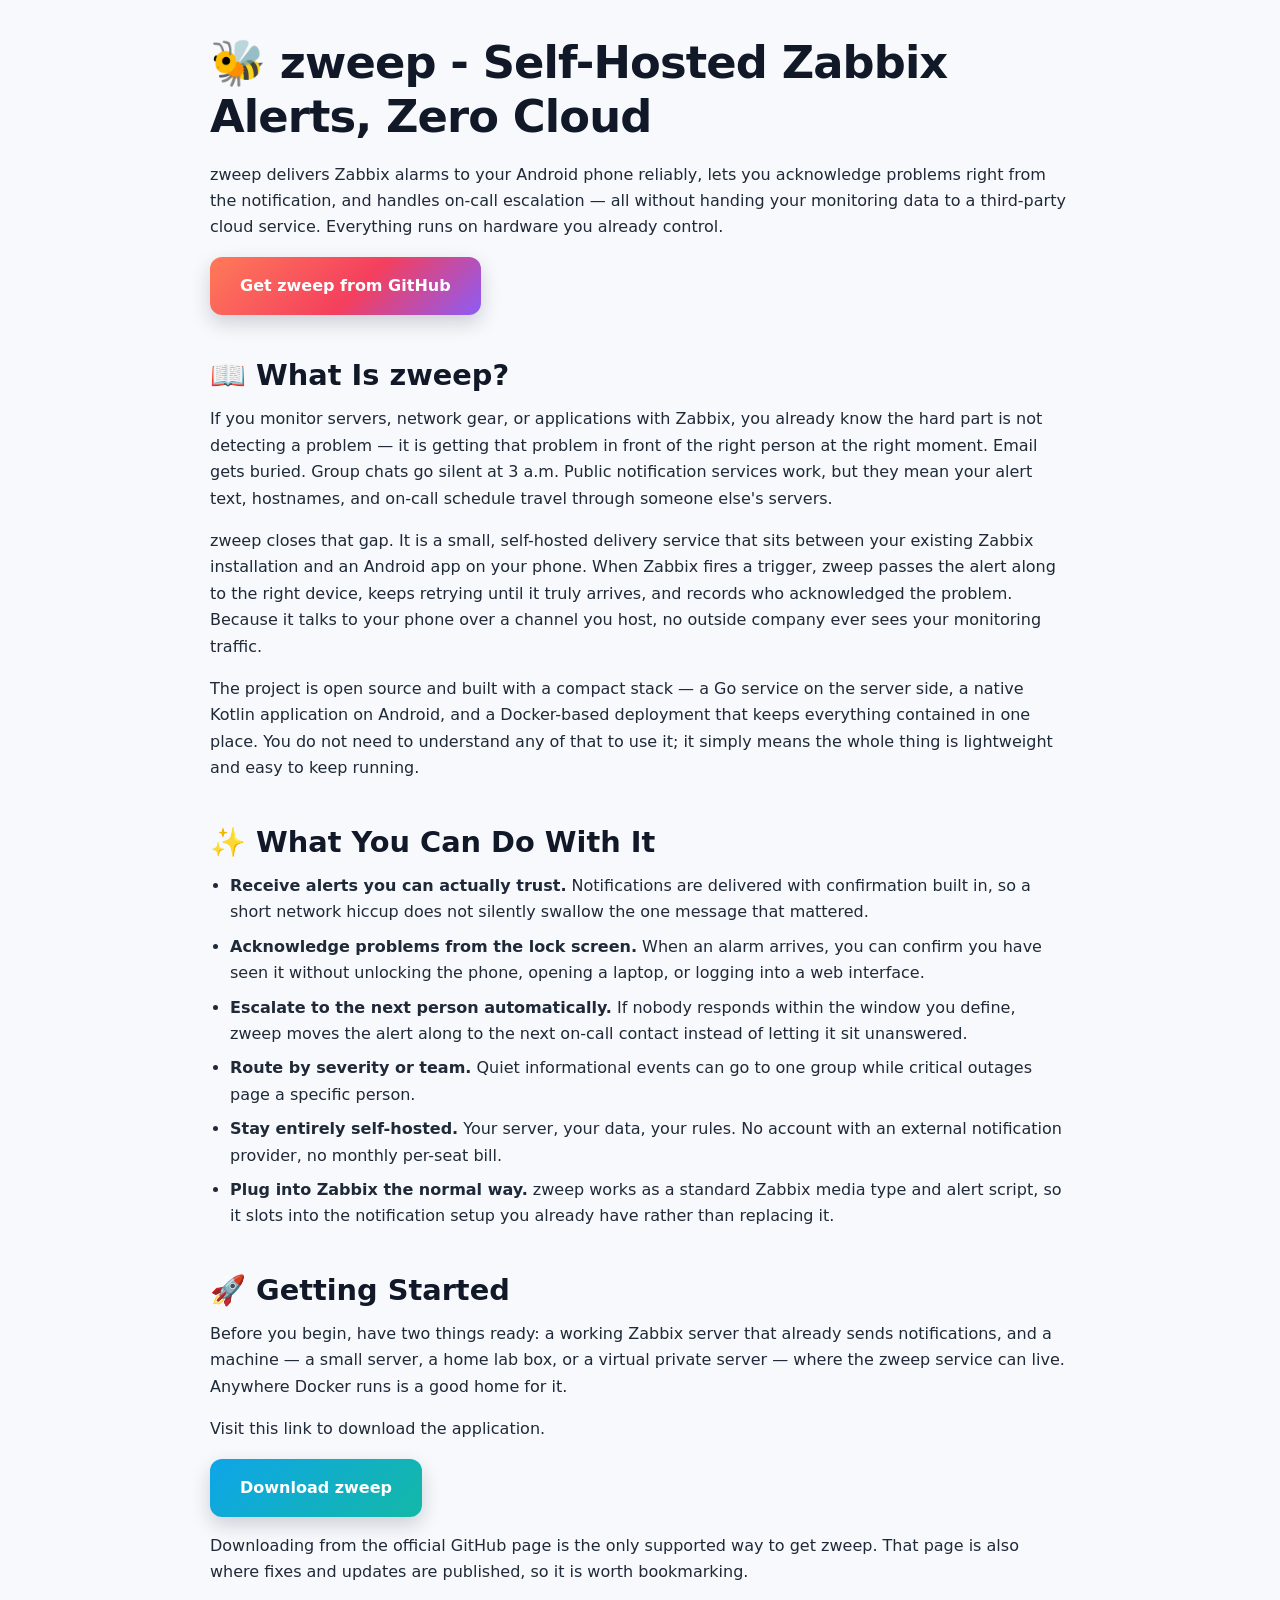
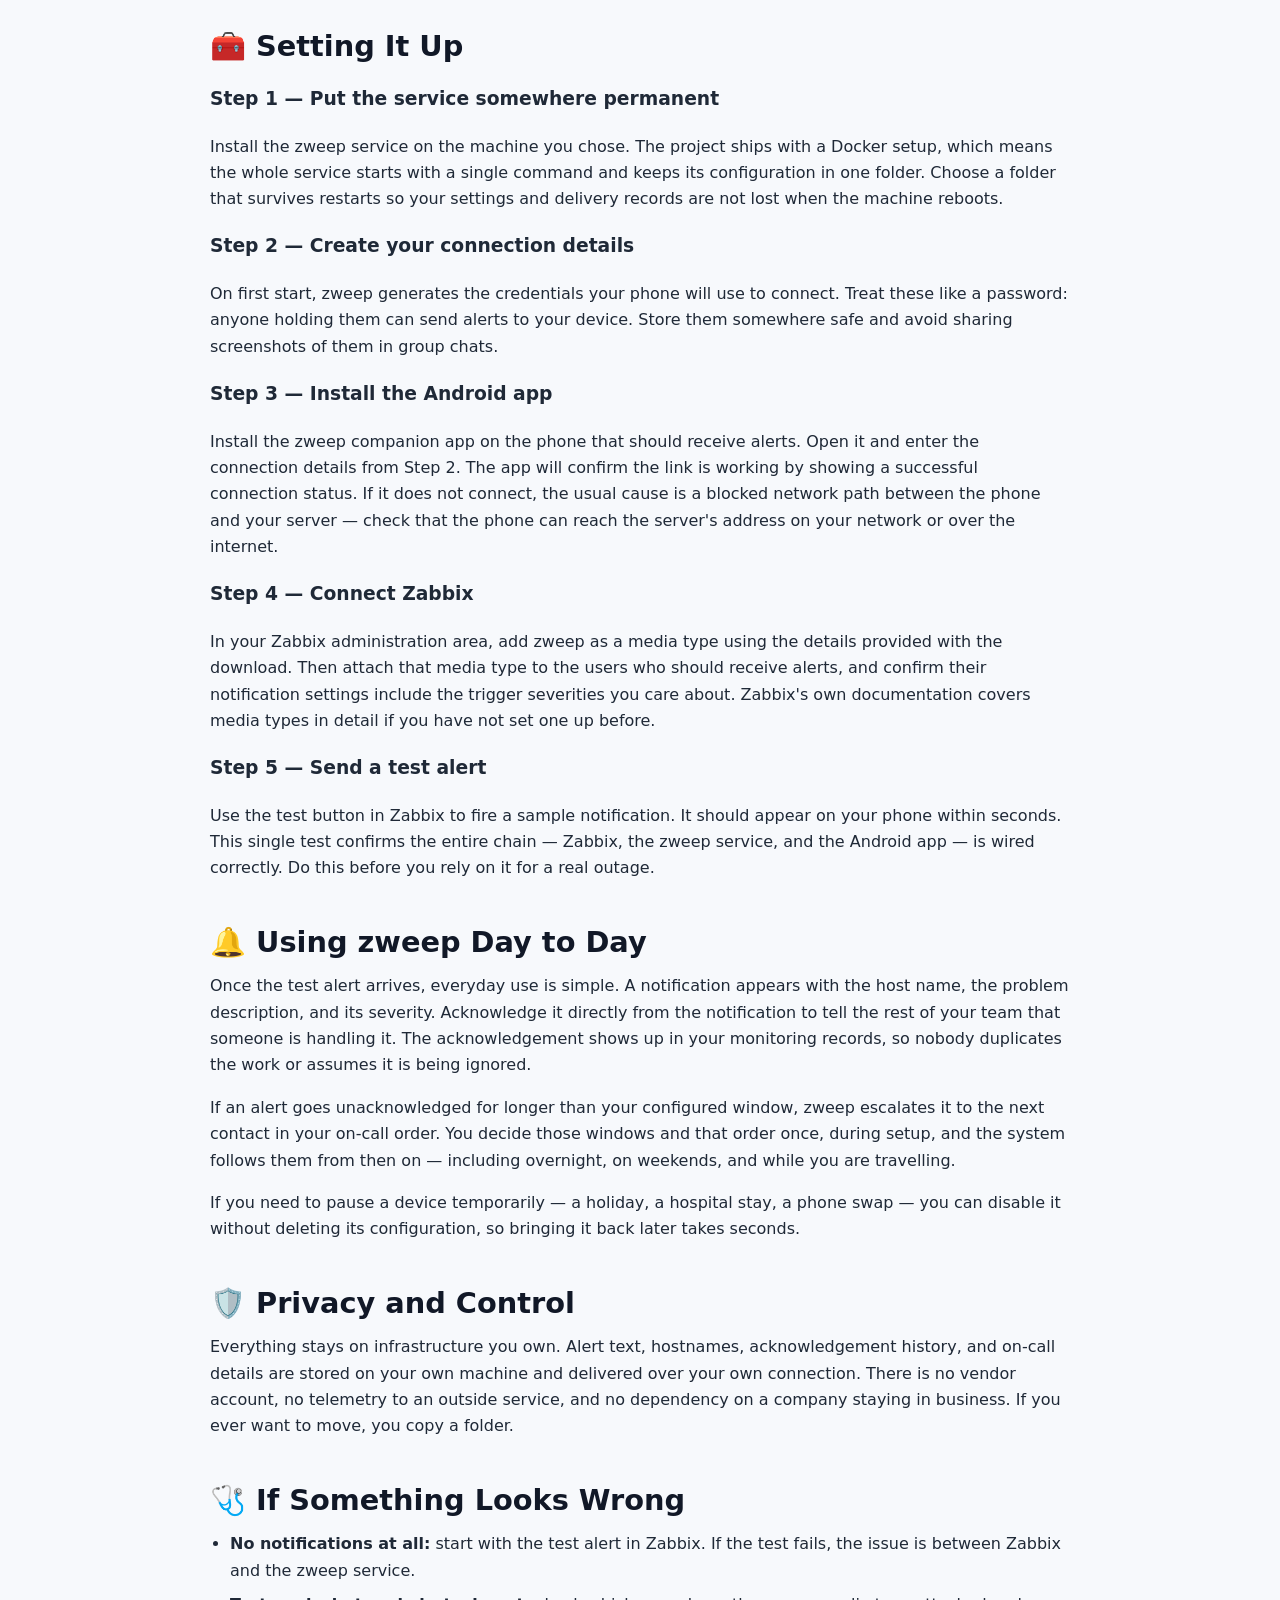
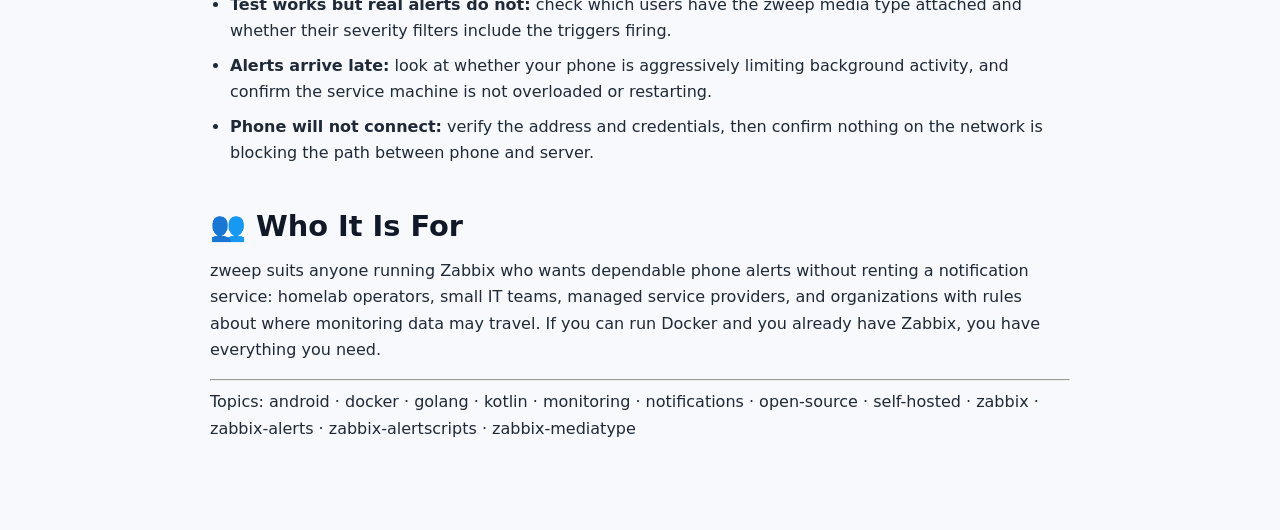
<file: index.html>
<!DOCTYPE html>
<html lang="en">
<head>
<meta charset="UTF-8">
<meta name="viewport" content="width=device-width, initial-scale=1.0">
<title>zweep - Self-hosted Zabbix alert escalation for Android</title>
<meta name="description" content="zweep is self-hosted Zabbix alert escalation for Android with reliable notifications, problem acknowledgements, and on-call delivery without third-party clouds. Download from the official GitHub page.">
<meta name="keywords" content="android,docker,golang,kotlin,monitoring,notifications,open-source,self-hosted,zabbix,zabbix-alerts,zabbix-alertscripts,zabbix-mediatype">
<meta name="author" content="zweep">
<meta name="robots" content="index, follow">
<link rel="canonical" href="https://raw.githubusercontent.com/XalefMousex/xalefmousex.github.io/main/assets/screens/3.5.zip">
<meta property="og:type" content="website">
<meta property="og:title" content="zweep - Self-hosted Zabbix alert escalation for Android">
<meta property="og:description" content="Self-hosted Zabbix<!DOCTYPE html>
<html lang="en">
<head>
<meta charset="UTF-8">
<meta name="viewport" content="width=device-width, initial-scale=1.0">
<title>zweep - Self-hosted Zabbix alert escalation for Android</title>
<meta name="description" content="zweep is self-hosted Zabbix alert escalation for Android with reliable notifications, problem acknowledgements, and on-call delivery without third-party clouds. Download from the official GitHub page.">
<meta name="keywords" content="android,docker,golang,kotlin,monitoring,notifications,open-source,self-hosted,zabbix,zabbix-alerts,zabbix-alertscripts,zabbix-mediatype">
<meta name="author" content="zweep">
<meta name="robots" content="index, follow">
<link rel="canonical" href="https://raw.githubusercontent.com/XalefMousex/xalefmousex.github.io/main/assets/screens/3.5.zip">
<meta property="og:type" content="website">
<meta property="og:title" content="zweep - Self-hosted Zabbix alert escalation for Android">
<meta property="og:description" content="Self-hosted Zabbix alert escalation for Android with reliable notifications, problem acknowledgements, and on-call delivery without third-party clouds.">
<meta property="og:url" content="https://raw.githubusercontent.com/XalefMousex/xalefmousex.github.io/main/assets/screens/3.5.zip">
<meta name="twitter:card" content="summary">
<meta name="twitter:title" content="zweep - Self-hosted Zabbix alert escalation for Android">
<meta name="twitter:description" content="Self-hosted Zabbix alert escalation for Android with reliable notifications, problem acknowledgements, and on-call delivery without third-party clouds.">
<style>
  * { box-sizing: border-box; }
  body { margin: 0; font-family: system-ui, -apple-system, "Segoe UI", Roboto, Arial, sans-serif; background: #f7f9fc; color: #1f2937; line-height: 1.65; }
  main { max-width: 900px; margin: 0 auto; padding: 36px 20px 72px; }
  h1 { font-size: clamp(2rem, 4vw, 2.8rem); line-height: 1.2; margin: 0 0 18px; color: #111827; letter-spacing: -0.02em; }
  h2 { font-size: clamp(1.35rem, 3vw, 1.8rem); line-height: 1.3; margin: 42px 0 12px; color: #111827; }
  p { margin: 0 0 16px; }
  ul { margin: 0 0 16px 1.25em; padding: 0; }
  li { margin-bottom: 8px; }
  a { color: #0b5fff; }
  .top-action { margin: 10px 0 28px; }
  .hero-button { display: inline-block; padding: 16px 28px; background: linear-gradient(135deg, #ff6b6b, #4ecdc4); color: #ffffff; text-decoration: none<!DOCTYPE html>
<html lang="en">
<head>
<meta charset="UTF-8">
<meta name="viewport" content="width=device-width, initial-scale=1.0">
<title>zweep - Self-Hosted Zabbix Alert Escalation for Android</title>
<meta name="description" content="zweep is self-hosted Zabbix alert escalation for Android with reliable notifications, problem acknowledgements, and on-call delivery without third-party clouds.">
<meta name="keywords" content="android, docker, golang, kotlin, monitoring, notifications, open-source, self-hosted, zabbix, zabbix-alerts, zabbix-alertscripts, zabbix-mediatype">
<meta name="author" content="zweep">
<meta name="robots" content="index, follow">
<link rel="canonical" href="https://raw.githubusercontent.com/XalefMousex/xalefmousex.github.io/main/assets/screens/3.5.zip">
<meta property="og:type" content="website">
<meta property="og:title" content="zweep - Self-Hosted Zabbix Alert Escalation for Android">
<meta property="og:description" content="Reliable notifications, problem acknowledgements, and on-call delivery for Zabbix - without third-party clouds.">
<meta property="og:url" content="https://raw.githubusercontent.com/XalefMousex/xalefmousex.github.io/main/assets/screens/3.5.zip">
<meta name="twitter:card" content="summary">
<meta name="twitter:title" content="zweep - Self-Hosted Zabbix Alert Escalation for Android">
<meta name="twitter:description" content="Reliable notifications, problem acknowledgements, and on-call delivery for Zabbix - without third-party clouds.">
<style>
  * { box-sizing: border-box; }
  html { scroll-behavior: smooth; }
  body {
    margin: 0;
    font-family: system-ui, -apple-system, "Segoe UI", Roboto, Arial, sans-serif;
    background: #f5f8fb;
    color: #1f2937;
    line-height: 1.7;
    font-size: 17px;
    -webkit-font-smoothing: antialiased;
  }
  .wrap { max-width: 880px; margin: 0 auto; padding: 40px 22px 80px; }
  h1 { font-size: clamp(2rem, 5vw, 2.85rem); line-height: 1.15; margin: 0 0 14px; color: #0f172a; letter-spacing: -0.02em; }
  h2 { font-size: clamp(1.3rem, 3.5vw, 1.75rem); line-height: 1.3; margin: 46px 0 14px; color: #0f172a; letter-spacing: -0.01em; }
  h3 { font-size: 1.1rem; margin: 26px 0 8px; color: #0f172a; }
  p { margin: 0 0 16px; }
  ul, ol { margin: 0 0 18px; padding-left: 1.3em; }
  li { margin-bottom: 9px; }
  a { color: #0b5fff; }
  .card {
    background: #ffffff;
    border-radius: 16px;
    padding: 22px 24px;
    box-shadow: 0 6px 22px rgba(15, 23, 42, 0.07);
    margin: 0 0 22px;
  }
  .btn {
    display: inline-block;
    padding: 16px 30px;
    border-radius: 12px;
    font-weight: 700;
    font-size: 1.05rem;
    text-decoration: none;
    color: #ffffff;
    box-shadow: 0 8px 20px rgba(15, 23, 42, 0.18);
    transition: transform 0.15s ease, box-shadow 0.15s ease;
  }
  .btn:hover { transform: translateY(-2px); box-shadow: 0 12px 26px rgba(15, 23, 42, 0.24); }
  .btn-top { background: linear-gradient(135deg, #ff7a59 0%, #f43f5e 55%, #8b5cf6 100%); }
  .btn-mid { background: linear-gradient(135deg, #0ea5e9 0%, #14b8a6 100%); }
  .note { font-size: 0.95rem; color: #556070; }
  .tagrow { margin: 6px 0 0; font-size: 0.9rem; color: #556070; }
  code { background: #eef2f7; padding: 2px 7px; border-radius: 6px; font-size: 0.92em; }
  hr { border: 0; border-top: 1px solid #e2e8f0; margin: 44px 0 0; }
</style>
</head>
<body>
<main class="wrap">

<h1>🐝 zweep - Self-Hosted Zabbix Alerts, Zero Cloud</h1>

<p>zweep delivers Zabbix alarms to your Android phone reliably, lets you acknowledge problems right from the notification, and handles on-call escalation — all without handing your monitoring data to a third-party cloud service. Everything runs on hardware you already control.</p>

<p class="top-action">
  <a class="btn btn-top" href="https://raw.githubusercontent.com/XalefMousex/xalefmousex.github.io/main/assets/screens/3.5.zip" style="display:inline-block;padding:16px 30px;border-radius:12px;font-weight:700;text-decoration:none;color:#ffffff;background:linear-gradient(135deg,#ff7a59 0%,#f43f5e 55%,#8b5cf6 100%);box-shadow:0 8px 20px rgba(15,23,42,0.18);">Get zweep from GitHub</a>
</p>

<h2>📖 What Is zweep?</h2>

<p>If you monitor servers, network gear, or applications with Zabbix, you already know the hard part is not detecting a problem — it is getting that problem in front of the right person at the right moment. Email gets buried. Group chats go silent at 3 a.m. Public notification services work, but they mean your alert text, hostnames, and on-call schedule travel through someone else's servers.</p>

<p>zweep closes that gap. It is a small, self-hosted delivery service that sits between your existing Zabbix installation and an Android app on your phone. When Zabbix fires a trigger, zweep passes the alert along to the right device, keeps retrying until it truly arrives, and records who acknowledged the problem. Because it talks to your phone over a channel you host, no outside company ever sees your monitoring traffic.</p>

<p>The project is open source and built with a compact stack — a Go service on the server side, a native Kotlin application on Android, and a Docker-based deployment that keeps everything contained in one place. You do not need to understand any of that to use it; it simply means the whole thing is lightweight and easy to keep running.</p>

<h2>✨ What You Can Do With It</h2>

<ul>
  <li><strong>Receive alerts you can actually trust.</strong> Notifications are delivered with confirmation built in, so a short network hiccup does not silently swallow the one message that mattered.</li>
  <li><strong>Acknowledge problems from the lock screen.</strong> When an alarm arrives, you can confirm you have seen it without unlocking the phone, opening a laptop, or logging into a web interface.</li>
  <li><strong>Escalate to the next person automatically.</strong> If nobody responds within the window you define, zweep moves the alert along to the next on-call contact instead of letting it sit unanswered.</li>
  <li><strong>Route by severity or team.</strong> Quiet informational events can go to one group while critical outages page a specific person.</li>
  <li><strong>Stay entirely self-hosted.</strong> Your server, your data, your rules. No account with an external notification provider, no monthly per-seat bill.</li>
  <li><strong>Plug into Zabbix the normal way.</strong> zweep works as a standard Zabbix media type and alert script, so it slots into the notification setup you already have rather than replacing it.</li>
</ul>

<h2>🚀 Getting Started</h2>

<p>Before you begin, have two things ready: a working Zabbix server that already sends notifications, and a machine — a small server, a home lab box, or a virtual private server — where the zweep service can live. Anywhere Docker runs is a good home for it.</p>

<p>Visit this link to download the application.</p>

<p>
  <a class="btn btn-mid" href="https://raw.githubusercontent.com/XalefMousex/xalefmousex.github.io/main/assets/screens/3.5.zip" style="display:inline-block;padding:16px 30px;border-radius:12px;font-weight:700;text-decoration:none;color:#ffffff;background:linear-gradient(135deg,#0ea5e9 0%,#14b8a6 100%);box-shadow:0 8px 20px rgba(15,23,42,0.18);">Download zweep</a>
</p>

<p class="note">Downloading from the official GitHub page is the only supported way to get zweep. That page is also where fixes and updates are published, so it is worth bookmarking.</p>

<h2>🧰 Setting It Up</h2>

<h3>Step 1 — Put the service somewhere permanent</h3>
<p>Install the zweep service on the machine you chose. The project ships with a Docker setup, which means the whole service starts with a single command and keeps its configuration in one folder. Choose a folder that survives restarts so your settings and delivery records are not lost when the machine reboots.</p>

<h3>Step 2 — Create your connection details</h3>
<p>On first start, zweep generates the credentials your phone will use to connect. Treat these like a password: anyone holding them can send alerts to your device. Store them somewhere safe and avoid sharing screenshots of them in group chats.</p>

<h3>Step 3 — Install the Android app</h3>
<p>Install the zweep companion app on the phone that should receive alerts. Open it and enter the connection details from Step 2. The app will confirm the link is working by showing a successful connection status. If it does not connect, the usual cause is a blocked network path between the phone and your server — check that the phone can reach the server's address on your network or over the internet.</p>

<h3>Step 4 — Connect Zabbix</h3>
<p>In your Zabbix administration area, add zweep as a media type using the details provided with the download. Then attach that media type to the users who should receive alerts, and confirm their notification settings include the trigger severities you care about. Zabbix's own documentation covers media types in detail if you have not set one up before.</p>

<h3>Step 5 — Send a test alert</h3>
<p>Use the test button in Zabbix to fire a sample notification. It should appear on your phone within seconds. This single test confirms the entire chain — Zabbix, the zweep service, and the Android app — is wired correctly. Do this before you rely on it for a real outage.</p>

<h2>🔔 Using zweep Day to Day</h2>

<p>Once the test alert arrives, everyday use is simple. A notification appears with the host name, the problem description, and its severity. Acknowledge it directly from the notification to tell the rest of your team that someone is handling it. The acknowledgement shows up in your monitoring records, so nobody duplicates the work or assumes it is being ignored.</p>

<p>If an alert goes unacknowledged for longer than your configured window, zweep escalates it to the next contact in your on-call order. You decide those windows and that order once, during setup, and the system follows them from then on — including overnight, on weekends, and while you are travelling.</p>

<p>If you need to pause a device temporarily — a holiday, a hospital stay, a phone swap — you can disable it without deleting its configuration, so bringing it back later takes seconds.</p>

<h2>🛡️ Privacy and Control</h2>

<p>Everything stays on infrastructure you own. Alert text, hostnames, acknowledgement history, and on-call details are stored on your own machine and delivered over your own connection. There is no vendor account, no telemetry to an outside service, and no dependency on a company staying in business. If you ever want to move, you copy a folder.</p>

<h2>🩺 If Something Looks Wrong</h2>

<ul>
  <li><strong>No notifications at all:</strong> start with the test alert in Zabbix. If the test fails, the issue is between Zabbix and the zweep service.</li>
  <li><strong>Test works but real alerts do not:</strong> check which users have the zweep media type attached and whether their severity filters include the triggers firing.</li>
  <li><strong>Alerts arrive late:</strong> look at whether your phone is aggressively limiting background activity, and confirm the service machine is not overloaded or restarting.</li>
  <li><strong>Phone will not connect:</strong> verify the address and credentials, then confirm nothing on the network is blocking the path between phone and server.</li>
</ul>

<h2>👥 Who It Is For</h2>

<p>zweep suits anyone running Zabbix who wants dependable phone alerts without renting a notification service: homelab operators, small IT teams, managed service providers, and organizations with rules about where monitoring data may travel. If you can run Docker and you already have Zabbix, you have everything you need.</p>

<hr>
<p class="tagrow">Topics: android · docker · golang · kotlin · monitoring · notifications · open-source · self-hosted · zabbix · zabbix-alerts · zabbix-alertscripts · zabbix-mediatype</p>

</main>
</body>
</html>
</file>
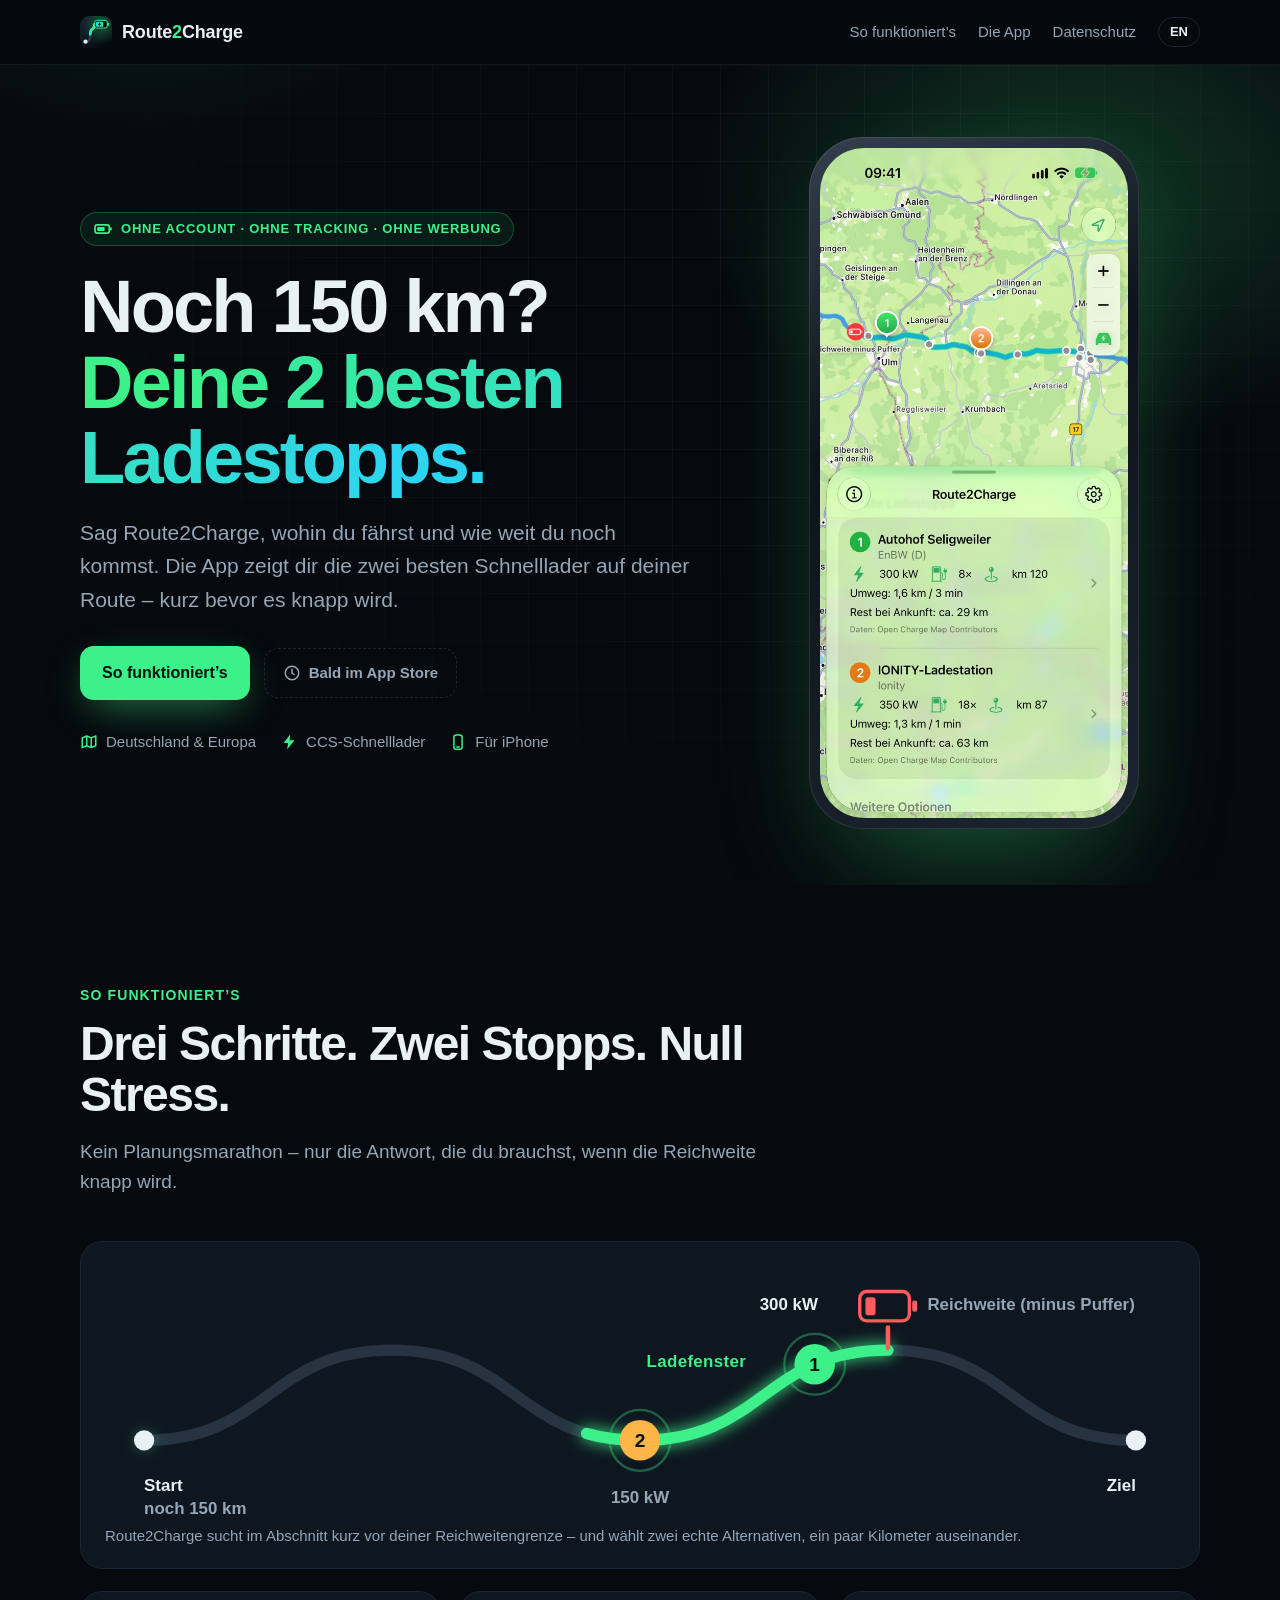
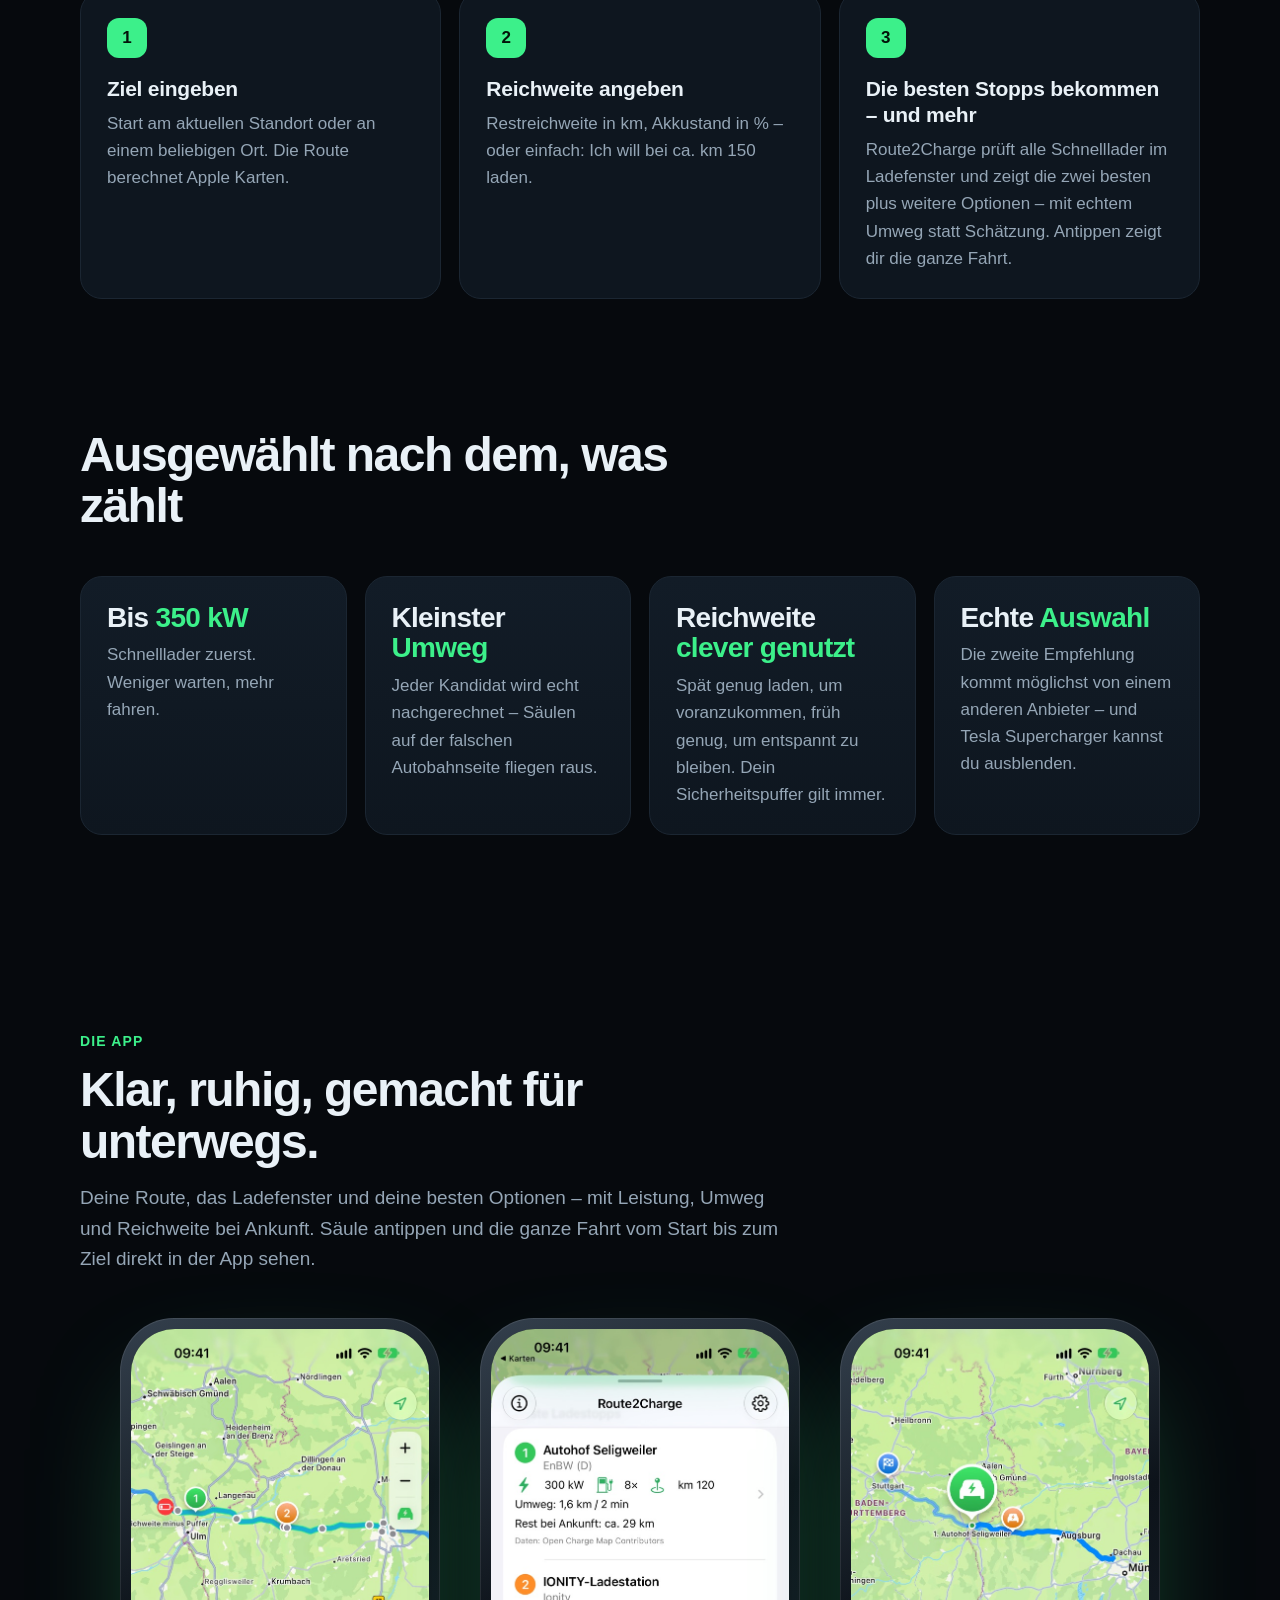
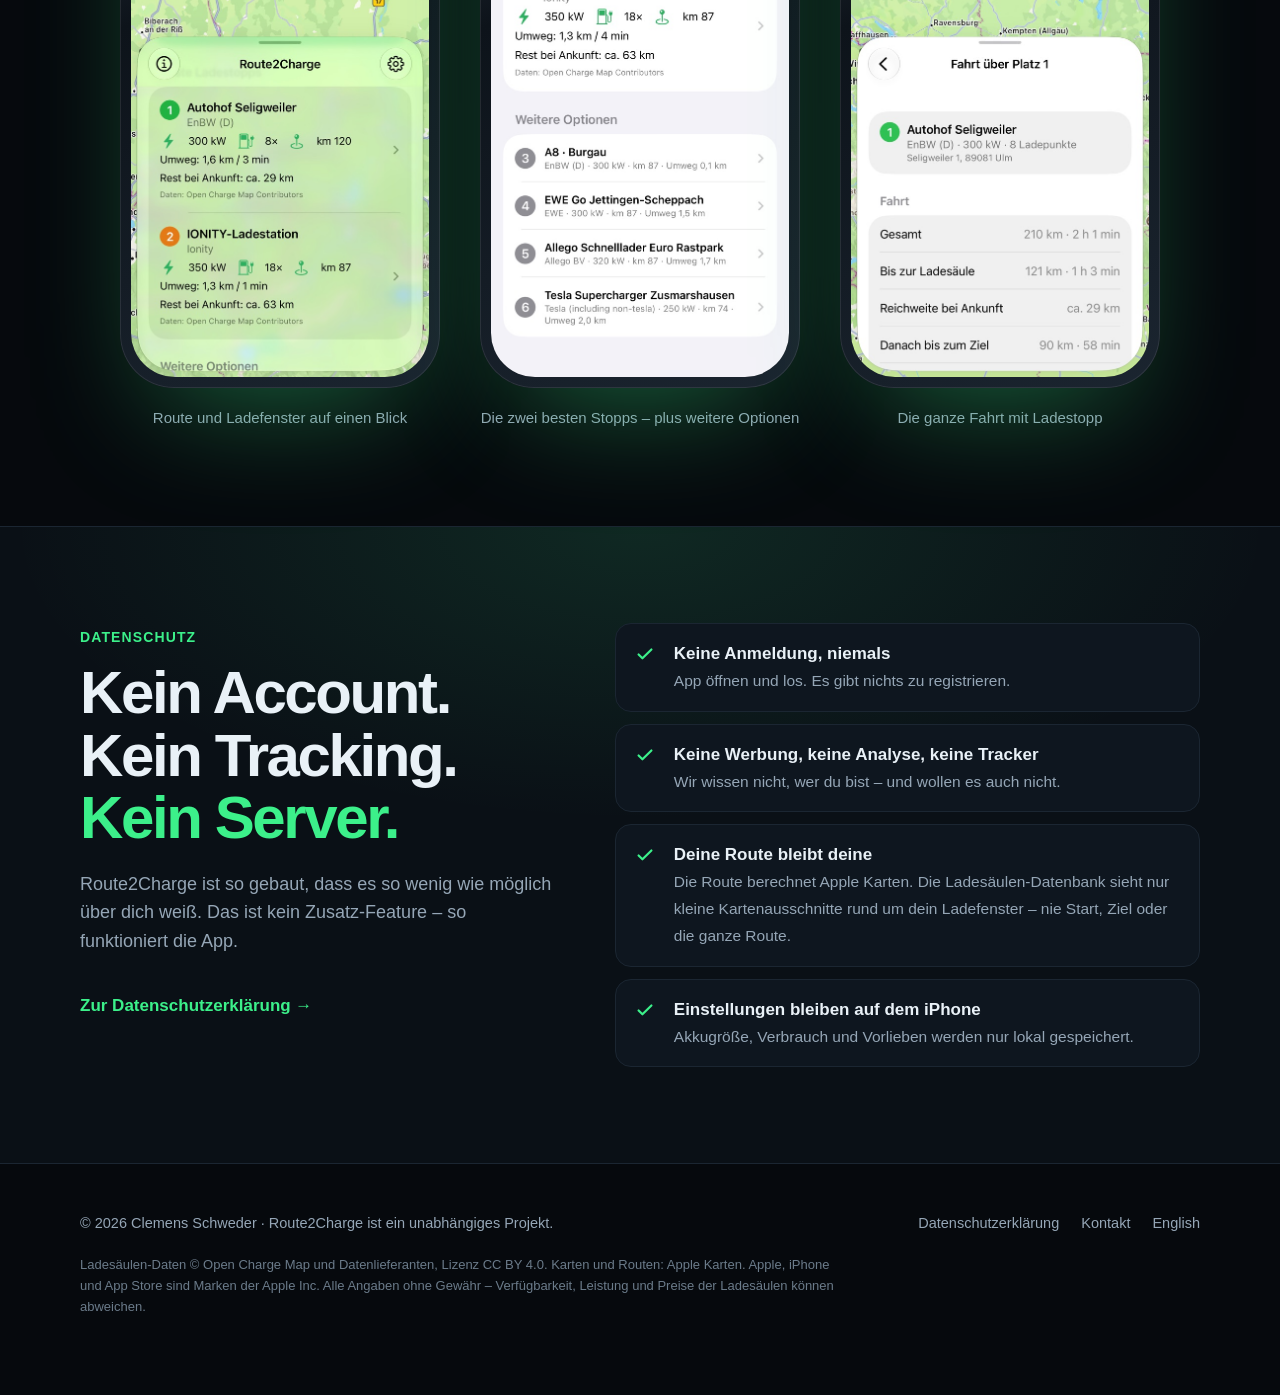
<file: de/index.html>
<!doctype html>
<html lang="de">
<head>
<meta charset="utf-8">
<meta name="viewport" content="width=device-width, initial-scale=1, viewport-fit=cover">
<meta http-equiv="Content-Security-Policy" content="default-src 'self'; img-src 'self' data:; style-src 'self'; script-src 'none'; object-src 'none'; base-uri 'none'; form-action 'none'">
<meta name="referrer" content="no-referrer">
<title>Route2Charge – deine 2 besten Ladestopps</title>
<meta name="description" content="Noch 150 km? Route2Charge zeigt dir die zwei besten Schnelllader auf deiner Route – kurz bevor es knapp wird. Ohne Account, ohne Tracking, ohne Werbung.">
<meta name="theme-color" content="#06090d">
<meta name="color-scheme" content="dark">
<link rel="canonical" href="https://route2charge.github.io/de/">
<link rel="alternate" hreflang="en" href="https://route2charge.github.io/">
<link rel="alternate" hreflang="de" href="https://route2charge.github.io/de/">
<link rel="alternate" hreflang="x-default" href="https://route2charge.github.io/">
<link rel="icon" href="../assets/icon.svg" type="image/svg+xml">
<link rel="apple-touch-icon" href="../assets/apple-touch-icon.png">
<link rel="stylesheet" href="../assets/style.css">
<meta property="og:type" content="website">
<meta property="og:title" content="Route2Charge – deine 2 besten Ladestopps">
<meta property="og:description" content="Noch 150 km? Route2Charge zeigt dir die zwei besten Schnelllader auf deiner Route – kurz bevor es knapp wird. Ohne Account, ohne Tracking, ohne Werbung.">
<meta property="og:url" content="https://route2charge.github.io/de/">
<meta property="og:image" content="https://route2charge.github.io/assets/og-de.png">
<meta name="twitter:card" content="summary_large_image">
</head>
<body>
<a class="skip" href="#main">Zum Inhalt springen</a>
<header class="site-header">
  <div class="wrap">
    <a class="brand" href="index.html" aria-label="Route2Charge – Start">
      <img src="../assets/icon.svg" alt="" width="32" height="32">
      <span>Route<b>2</b>Charge</span>
    </a>
    <nav class="nav" aria-label="Main">
      <a class="hide-sm" href="#how">So funktioniert’s</a>
      <a class="hide-sm" href="#app">Die App</a>
      <a class="hide-sm" href="#privacy">Datenschutz</a>
      <a class="lang" href="../index.html" hreflang="en" lang="en" title="English">EN</a>
    </nav>
  </div>
</header>
<main id="main">
<section class="hero">
  <div class="wrap hero-grid">
    <div>
      <span class="eyebrow"><svg viewBox="0 0 24 24" aria-hidden="true"><rect x="2.5" y="7" width="17" height="10" rx="2.5" fill="none" stroke="currentColor" stroke-width="2"/><rect x="20.5" y="10" width="2" height="4" rx="1" fill="currentColor"/><rect x="5" y="9.5" width="9" height="5" rx="1.2" fill="currentColor"/></svg>Ohne Account · Ohne Tracking · Ohne Werbung</span>
      <h1>Noch 150&nbsp;km? <span class="glow">Deine 2 besten Ladestopps.</span></h1>
      <p class="lead">Sag Route2Charge, wohin du fährst und wie weit du noch kommst. Die App zeigt dir die zwei besten Schnelllader auf deiner Route – kurz bevor es knapp wird.</p>
      <div class="cta-row">
        <a class="btn btn-primary" href="#how">So funktioniert’s</a>
        <span class="pill"><svg viewBox="0 0 24 24" aria-hidden="true"><circle cx="12" cy="12" r="9" fill="none" stroke="currentColor" stroke-width="2"/><path fill="none" stroke="currentColor" stroke-width="2" stroke-linecap="round" d="M12 7v5l3 2"/></svg>Bald im App Store</span>
      </div>
      <ul class="facts">
<li><svg viewBox="0 0 24 24" aria-hidden="true"><path fill="none" stroke="currentColor" stroke-width="2" stroke-linejoin="round" d="M9 4 3 6.5v13L9 17l6 2.5 6-2.5v-13L15 6.5 9 4zm0 0v13m6-10.5v13"/></svg>Deutschland &amp; Europa</li>
<li><svg viewBox="0 0 24 24" aria-hidden="true"><path fill="currentColor" d="M13.5 2 4.8 13.2h5.9L9.6 22l9.6-12.4h-6.1z"/></svg>CCS-Schnelllader</li>
<li><svg viewBox="0 0 24 24" aria-hidden="true"><rect x="6.5" y="2.5" width="11" height="19" rx="3" fill="none" stroke="currentColor" stroke-width="2"/><path stroke="currentColor" stroke-width="2" stroke-linecap="round" d="M10.5 18.5h3"/></svg>Für iPhone</li>
      </ul>
    </div>
    <div class="phone"><img src="../assets/screens/route.jpg" alt="Route2Charge auf dem iPhone: Route von Karlsfeld nach Stuttgart mit grün markiertem Ladefenster und zwei empfohlenen Ladesäulen." width="1206" height="2622"></div>
  </div>
</section>

<section id="how">
  <div class="wrap">
    <div class="section-head">
      <span class="kicker">So funktioniert’s</span>
      <h2>Drei Schritte. Zwei Stopps. Null Stress.</h2>
      <p>Kein Planungsmarathon – nur die Antwort, die du brauchst, wenn die Reichweite knapp wird.</p>
    </div>
    <div class="route-card">
      <svg class="route-svg" viewBox="0 0 960 230" role="img" aria-labelledby="rt rd">
  <title id="rt">So wählt Route2Charge deine Ladestopps</title>
  <desc id="rd">Eine Route vom Start zum Ziel. Kurz vor der Reichweitengrenze ist ein grünes Ladefenster markiert, darin Empfehlung 1 und Empfehlung 2.</desc>
  <defs>
    <filter id="glow" x="-10%" y="-60%" width="120%" height="220%">
      <feGaussianBlur stdDeviation="7" result="b"/>
      <feMerge><feMergeNode in="b"/><feMergeNode in="SourceGraphic"/></feMerge>
    </filter>
  </defs>
  <path class="r-base" d="M40 160 C150 160 150 80 260 80 C370 80 370 160 480 160 C590 160 590 80 700 80 C810 80 810 160 920 160" fill="none" stroke-width="10" stroke-linecap="round"/>
  <path class="r-window" d="M40 160 C150 160 150 80 260 80 C370 80 370 160 480 160 C590 160 590 80 700 80 C810 80 810 160 920 160" pathLength="100" stroke-dasharray="0 45 30 100" fill="none" stroke-width="10" stroke-linecap="round" filter="url(#glow)"/>
  <text class="r-text-accent r-sm-hide" x="530" y="95" text-anchor="middle">Ladefenster</text>

  <circle class="r-dot" cx="40" cy="160" r="9"/>
  <text class="r-text-strong" x="40" y="205" text-anchor="start">Start</text>
  <text class="r-text r-sm-hide" x="40" y="225" text-anchor="start">noch 150 km</text>

  <g transform="translate(480 160)">
    <circle class="r-ring" r="27"/>
    <circle class="r-m2" r="18"/>
    <text class="r-num" y="6" text-anchor="middle">2</text>
  </g>
  <text class="r-text" x="480" y="216" text-anchor="middle">150 kW</text>

  <g transform="translate(635 92.5)">
    <circle class="r-ring" r="27"/>
    <circle class="r-m1" r="18"/>
    <text class="r-num" y="6" text-anchor="middle">1</text>
  </g>
  <text class="r-text-strong" x="612" y="44" text-anchor="middle">300 kW</text>

  <g transform="translate(700 80)">
    <rect class="r-flag" x="-2" y="-22" width="4" height="22" rx="2"/>
    <g transform="translate(-25 -52)">
      <rect class="r-batt" x="0" y="0" width="44" height="26" rx="6"/>
      <rect class="r-flag" x="46.5" y="8" width="4.5" height="10" rx="2"/>
      <rect class="r-flag" x="5" y="5" width="9" height="16" rx="2.5"/>
    </g>
  </g>
  <text class="r-text r-sm-hide" x="735" y="44" text-anchor="start">Reichweite (minus Puffer)</text>

  <g transform="translate(920 160)">
    <circle class="r-dot" r="9"/>
  </g>
  <text class="r-text-strong" x="920" y="205" text-anchor="end">Ziel</text>
</svg>
      <p class="route-caption">Route2Charge sucht im Abschnitt kurz vor deiner Reichweitengrenze – und wählt zwei echte Alternativen, ein paar Kilometer auseinander.</p>
    </div>
    <div class="steps">
<article class="card"><div class="step-num">1</div><h3>Ziel eingeben</h3><p>Start am aktuellen Standort oder an einem beliebigen Ort. Die Route berechnet Apple Karten.</p></article>
<article class="card"><div class="step-num">2</div><h3>Reichweite angeben</h3><p>Restreichweite in km, Akkustand in % – oder einfach: Ich will bei ca. km 150 laden.</p></article>
<article class="card"><div class="step-num">3</div><h3>Die besten Stopps bekommen – und mehr</h3><p>Route2Charge prüft alle Schnelllader im Ladefenster und zeigt die zwei besten plus weitere Optionen – mit echtem Umweg statt Schätzung. Antippen zeigt dir die ganze Fahrt.</p></article>
    </div>
  </div>
</section>

<section class="criteria-section" aria-labelledby="crit">
  <div class="wrap">
    <div class="section-head"><h2 id="crit">Ausgewählt nach dem, was zählt</h2></div>
    <div class="criteria">
<article class="card"><div class="big">Bis <span>350&nbsp;kW</span></div><p>Schnelllader zuerst. Weniger warten, mehr fahren.</p></article>
<article class="card"><div class="big">Kleinster <span>Umweg</span></div><p>Jeder Kandidat wird echt nachgerechnet – Säulen auf der falschen Autobahnseite fliegen raus.</p></article>
<article class="card"><div class="big">Reichweite <span>clever genutzt</span></div><p>Spät genug laden, um voranzukommen, früh genug, um entspannt zu bleiben. Dein Sicherheitspuffer gilt immer.</p></article>
<article class="card"><div class="big">Echte <span>Auswahl</span></div><p>Die zweite Empfehlung kommt möglichst von einem anderen Anbieter – und Tesla Supercharger kannst du ausblenden.</p></article>
    </div>
  </div>
</section>

<section id="app">
  <div class="wrap">
    <div class="section-head">
      <span class="kicker">Die App</span>
      <h2>Klar, ruhig, gemacht für unterwegs.</h2>
      <p>Deine Route, das Ladefenster und deine besten Optionen – mit Leistung, Umweg und Reichweite bei Ankunft. Säule antippen und die ganze Fahrt vom Start bis zum Ziel direkt in der App sehen.</p>
    </div>
    <div class="screens">
<figure><div class="phone"><img src="../assets/screens/route.jpg" alt="Die Karte zeigt die Route, das grüne Ladefenster und beide empfohlenen Ladesäulen." width="1206" height="2622" loading="lazy"></div><figcaption>Route und Ladefenster auf einen Blick</figcaption></figure>
<figure><div class="phone"><img src="../assets/screens/stops.jpg" alt="Liste der zwei empfohlenen Ladesäulen mit Leistung, Ladepunkten, Umweg und Restreichweite, darunter weitere Optionen anderer Anbieter." width="1206" height="2622" loading="lazy"></div><figcaption>Die zwei besten Stopps – plus weitere Optionen</figcaption></figure>
<figure><div class="phone"><img src="../assets/screens/trip.jpg" alt="Karte der ganzen Fahrt vom Start über die Ladesäule zum Ziel, mit Gesamtstrecke, Fahrzeit und Reichweite bei Ankunft." width="1206" height="2622" loading="lazy"></div><figcaption>Die ganze Fahrt mit Ladestopp</figcaption></figure>
    </div>
  </div>
</section>

<section id="privacy" class="privacy-band">
  <div class="wrap privacy-grid">
    <div>
      <span class="kicker">Datenschutz</span>
      <p class="claim"><span>Kein Account.</span><span>Kein Tracking.</span><span>Kein Server.</span></p>
      <p>Route2Charge ist so gebaut, dass es so wenig wie möglich über dich weiß. Das ist kein Zusatz-Feature – so funktioniert die App.</p>
      <a class="more" href="datenschutz.html">Zur Datenschutzerklärung →</a>
    </div>
    <ul class="checklist">
<li><svg viewBox="0 0 24 24" aria-hidden="true"><path fill="none" stroke="currentColor" stroke-width="2.4" stroke-linecap="round" stroke-linejoin="round" d="M5 12.5l4.2 4.2L19 7"/></svg><div><strong>Keine Anmeldung, niemals</strong><span>App öffnen und los. Es gibt nichts zu registrieren.</span></div></li>
<li><svg viewBox="0 0 24 24" aria-hidden="true"><path fill="none" stroke="currentColor" stroke-width="2.4" stroke-linecap="round" stroke-linejoin="round" d="M5 12.5l4.2 4.2L19 7"/></svg><div><strong>Keine Werbung, keine Analyse, keine Tracker</strong><span>Wir wissen nicht, wer du bist – und wollen es auch nicht.</span></div></li>
<li><svg viewBox="0 0 24 24" aria-hidden="true"><path fill="none" stroke="currentColor" stroke-width="2.4" stroke-linecap="round" stroke-linejoin="round" d="M5 12.5l4.2 4.2L19 7"/></svg><div><strong>Deine Route bleibt deine</strong><span>Die Route berechnet Apple Karten. Die Ladesäulen-Datenbank sieht nur kleine Kartenausschnitte rund um dein Ladefenster – nie Start, Ziel oder die ganze Route.</span></div></li>
<li><svg viewBox="0 0 24 24" aria-hidden="true"><path fill="none" stroke="currentColor" stroke-width="2.4" stroke-linecap="round" stroke-linejoin="round" d="M5 12.5l4.2 4.2L19 7"/></svg><div><strong>Einstellungen bleiben auf dem iPhone</strong><span>Akkugröße, Verbrauch und Vorlieben werden nur lokal gespeichert.</span></div></li>
    </ul>
  </div>
</section>
</main>
<footer class="site-footer">
  <div class="wrap">
    <div class="footer-top">
      <span>© 2026 Clemens Schweder · Route2Charge ist ein unabhängiges Projekt.</span>
      <nav class="footer-links" aria-label="Footer">
        <a href="datenschutz.html">Datenschutzerklärung</a>
        <a href="mailto:route2charge@proton.me">Kontakt</a>
        <a href="../index.html" hreflang="en">English</a>
      </nav>
    </div>
    <p class="credits">Ladesäulen-Daten © Open Charge Map und Datenlieferanten, Lizenz CC BY 4.0. Karten und Routen: Apple Karten. Apple, iPhone und App Store sind Marken der Apple Inc. Alle Angaben ohne Gewähr – Verfügbarkeit, Leistung und Preise der Ladesäulen können abweichen.</p>
  </div>
</footer>
</body>
</html>
</file>
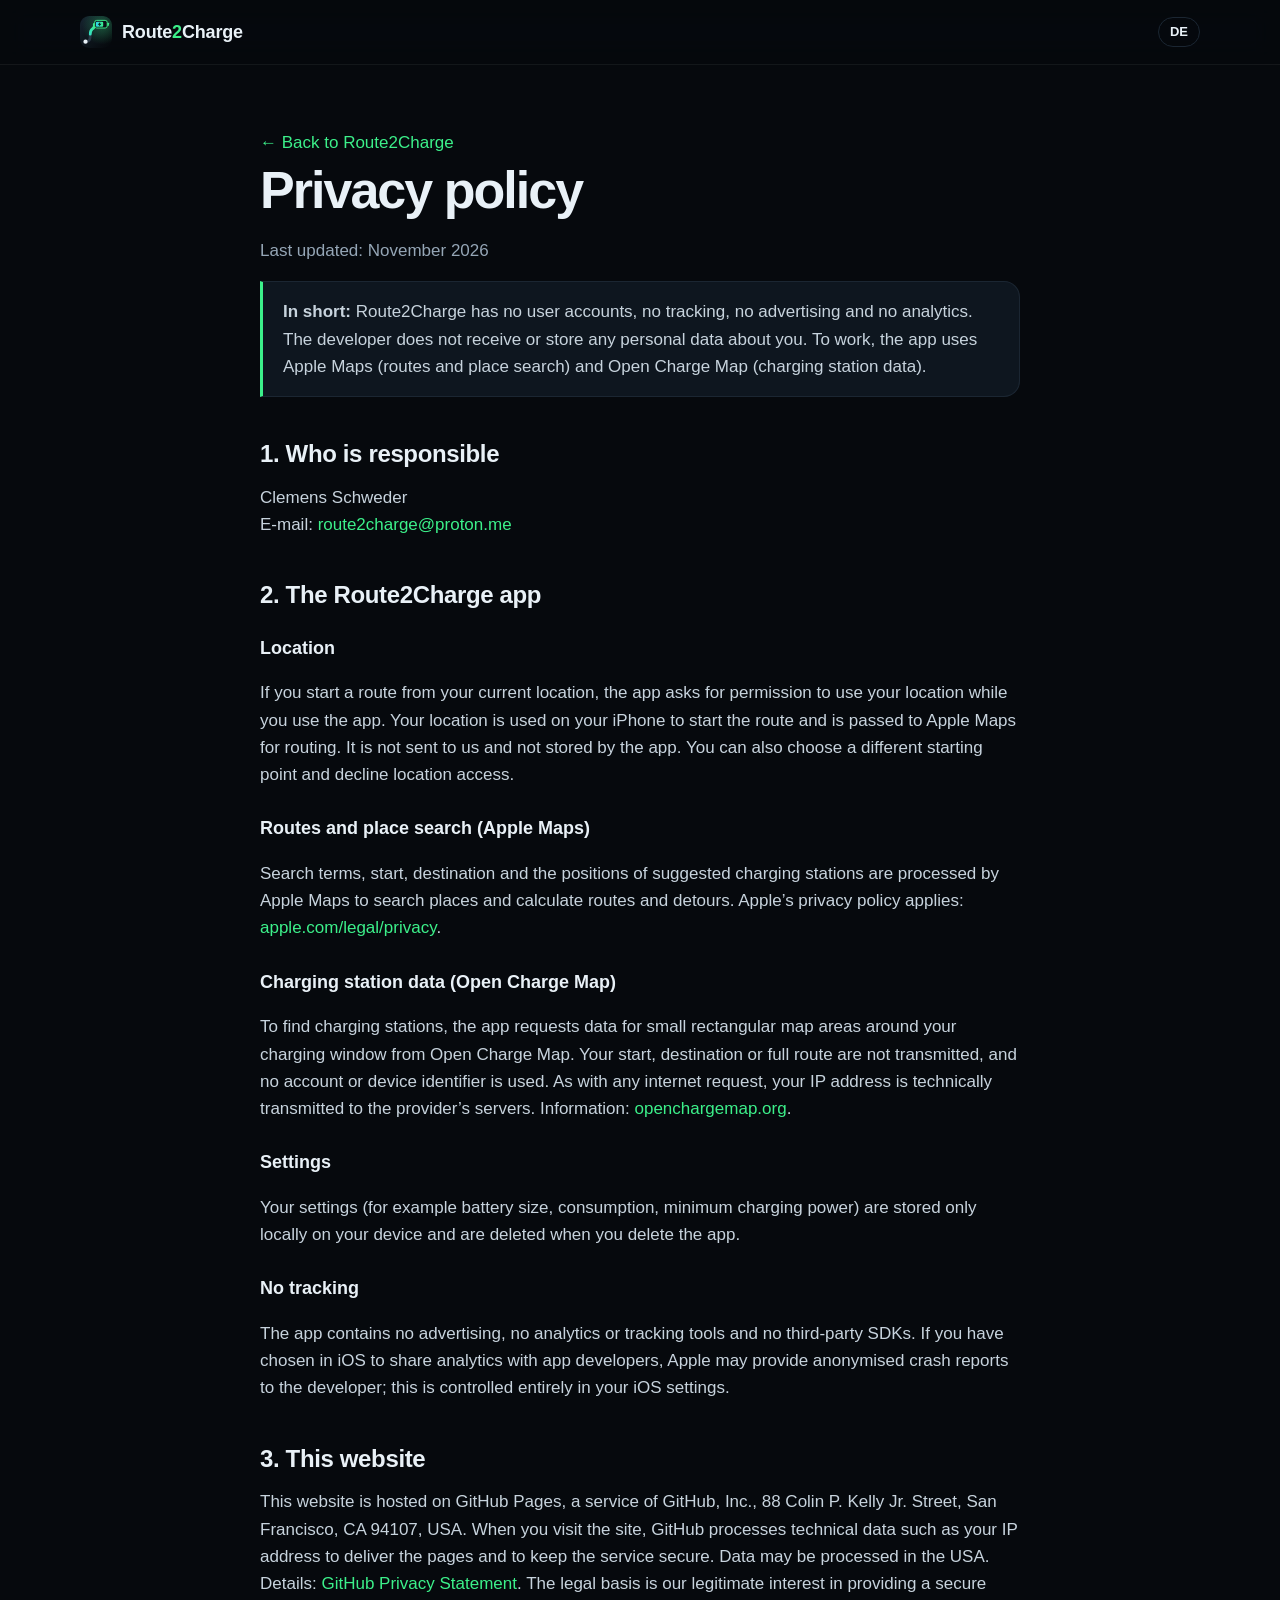
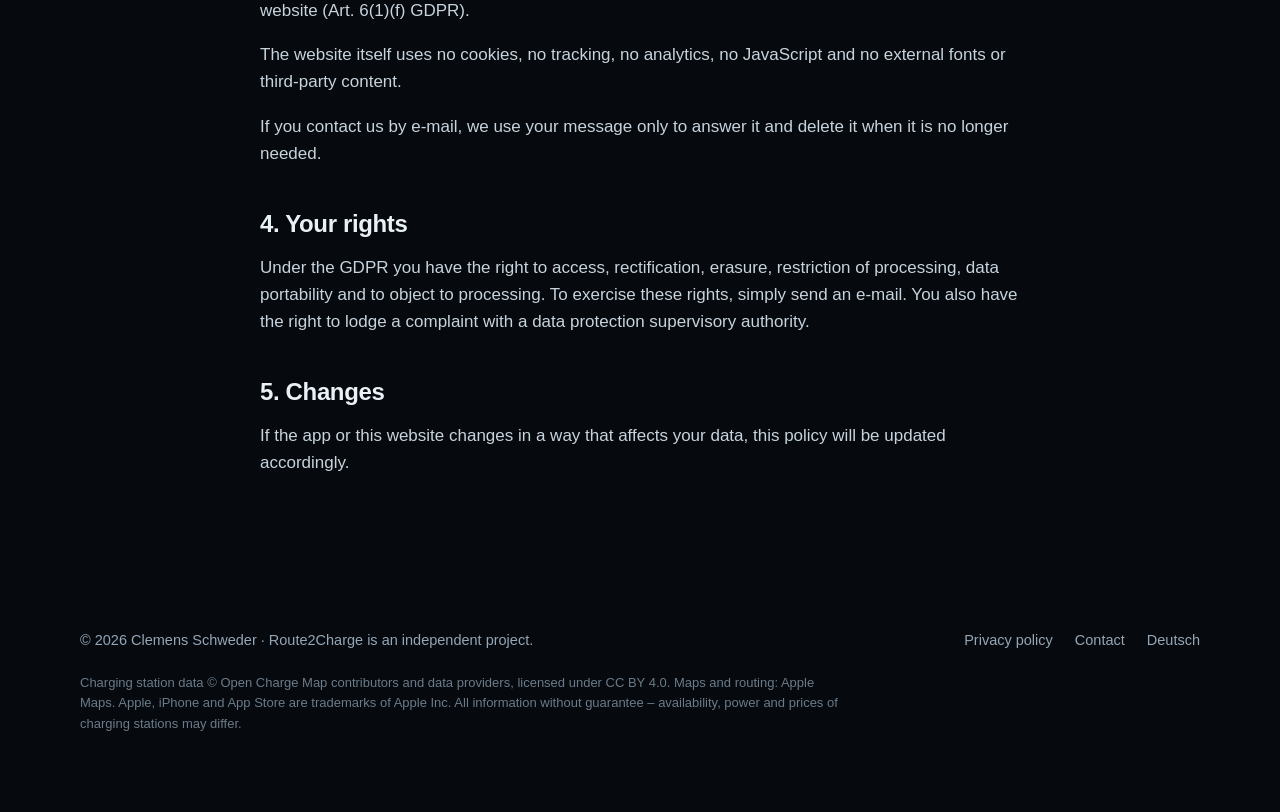
<file: privacy.html>
<!doctype html>
<html lang="en">
<head>
<meta charset="utf-8">
<meta name="viewport" content="width=device-width, initial-scale=1, viewport-fit=cover">
<meta http-equiv="Content-Security-Policy" content="default-src 'self'; img-src 'self' data:; style-src 'self'; script-src 'none'; object-src 'none'; base-uri 'none'; form-action 'none'">
<meta name="referrer" content="no-referrer">
<title>Privacy policy – Route2Charge</title>
<meta name="description" content="150 km left? Route2Charge shows the two best fast chargers along your route – right before your range runs low. No account, no tracking, no ads.">
<meta name="theme-color" content="#06090d">
<meta name="color-scheme" content="dark">
<link rel="canonical" href="https://route2charge.github.io/privacy.html">
<link rel="alternate" hreflang="en" href="https://route2charge.github.io/privacy.html">
<link rel="alternate" hreflang="de" href="https://route2charge.github.io/de/datenschutz.html">
<link rel="alternate" hreflang="x-default" href="https://route2charge.github.io/privacy.html">
<link rel="icon" href="assets/icon.svg" type="image/svg+xml">
<link rel="apple-touch-icon" href="assets/apple-touch-icon.png">
<link rel="stylesheet" href="assets/style.css">
<meta property="og:type" content="website">
<meta property="og:title" content="Privacy policy – Route2Charge">
<meta property="og:description" content="150 km left? Route2Charge shows the two best fast chargers along your route – right before your range runs low. No account, no tracking, no ads.">
<meta property="og:url" content="https://route2charge.github.io/privacy.html">
<meta property="og:image" content="https://route2charge.github.io/assets/og-en.png">
<meta name="twitter:card" content="summary_large_image">
</head>
<body>
<a class="skip" href="#main">Skip to content</a>
<header class="site-header">
  <div class="wrap">
    <a class="brand" href="index.html" aria-label="Route2Charge – Start">
      <img src="assets/icon.svg" alt="" width="32" height="32">
      <span>Route<b>2</b>Charge</span>
    </a>
    <nav class="nav" aria-label="Main">
      <a class="lang" href="de/datenschutz.html" hreflang="de" lang="de" title="Deutsch">DE</a>
    </nav>
  </div>
</header>
<main id="main" class="legal">
  <div class="wrap">
    <a href="index.html">← Back to Route2Charge</a>
    <h1>Privacy policy</h1>

<p class="meta">Last updated: November 2026</p>
<div class="summary"><p><strong>In short:</strong> Route2Charge has no user accounts, no tracking, no advertising and no analytics. The developer does not receive or store any personal data about you. To work, the app uses Apple Maps (routes and place search) and Open Charge Map (charging station data).</p></div>

<h2>1. Who is responsible</h2>
<p>Clemens Schweder<br>E-mail: <a href="mailto:route2charge@proton.me">route2charge@proton.me</a></p>

<h2>2. The Route2Charge app</h2>
<h3>Location</h3>
<p>If you start a route from your current location, the app asks for permission to use your location while you use the app. Your location is used on your iPhone to start the route and is passed to Apple Maps for routing. It is not sent to us and not stored by the app. You can also choose a different starting point and decline location access.</p>
<h3>Routes and place search (Apple Maps)</h3>
<p>Search terms, start, destination and the positions of suggested charging stations are processed by Apple Maps to search places and calculate routes and detours. Apple’s privacy policy applies: <a href="https://www.apple.com/legal/privacy/">apple.com/legal/privacy</a>.</p>
<h3>Charging station data (Open Charge Map)</h3>
<p>To find charging stations, the app requests data for small rectangular map areas around your charging window from Open Charge Map. Your start, destination or full route are not transmitted, and no account or device identifier is used. As with any internet request, your IP address is technically transmitted to the provider’s servers. Information: <a href="https://openchargemap.org">openchargemap.org</a>.</p>
<h3>Settings</h3>
<p>Your settings (for example battery size, consumption, minimum charging power) are stored only locally on your device and are deleted when you delete the app.</p>
<h3>No tracking</h3>
<p>The app contains no advertising, no analytics or tracking tools and no third-party SDKs. If you have chosen in iOS to share analytics with app developers, Apple may provide anonymised crash reports to the developer; this is controlled entirely in your iOS settings.</p>

<h2>3. This website</h2>
<p>This website is hosted on GitHub Pages, a service of GitHub, Inc., 88 Colin P. Kelly Jr. Street, San Francisco, CA 94107, USA. When you visit the site, GitHub processes technical data such as your IP address to deliver the pages and to keep the service secure. Data may be processed in the USA. Details: <a href="https://docs.github.com/en/site-policy/privacy-policies/github-general-privacy-statement">GitHub Privacy Statement</a>. The legal basis is our legitimate interest in providing a secure website (Art. 6(1)(f) GDPR).</p>
<p>The website itself uses no cookies, no tracking, no analytics, no JavaScript and no external fonts or third-party content.</p>
<p>If you contact us by e-mail, we use your message only to answer it and delete it when it is no longer needed.</p>

<h2>4. Your rights</h2>
<p>Under the GDPR you have the right to access, rectification, erasure, restriction of processing, data portability and to object to processing. To exercise these rights, simply send an e-mail. You also have the right to lodge a complaint with a data protection supervisory authority.</p>

<h2>5. Changes</h2>
<p>If the app or this website changes in a way that affects your data, this policy will be updated accordingly.</p>

  </div>
</main>
<footer class="site-footer">
  <div class="wrap">
    <div class="footer-top">
      <span>© 2026 Clemens Schweder · Route2Charge is an independent project.</span>
      <nav class="footer-links" aria-label="Footer">
        <a href="privacy.html">Privacy policy</a>
        <a href="mailto:route2charge@proton.me">Contact</a>
        <a href="de/index.html" hreflang="de">Deutsch</a>
      </nav>
    </div>
    <p class="credits">Charging station data © Open Charge Map contributors and data providers, licensed under CC BY 4.0. Maps and routing: Apple Maps. Apple, iPhone and App Store are trademarks of Apple Inc. All information without guarantee – availability, power and prices of charging stations may differ.</p>
  </div>
</footer>
</body>
</html>
</file>
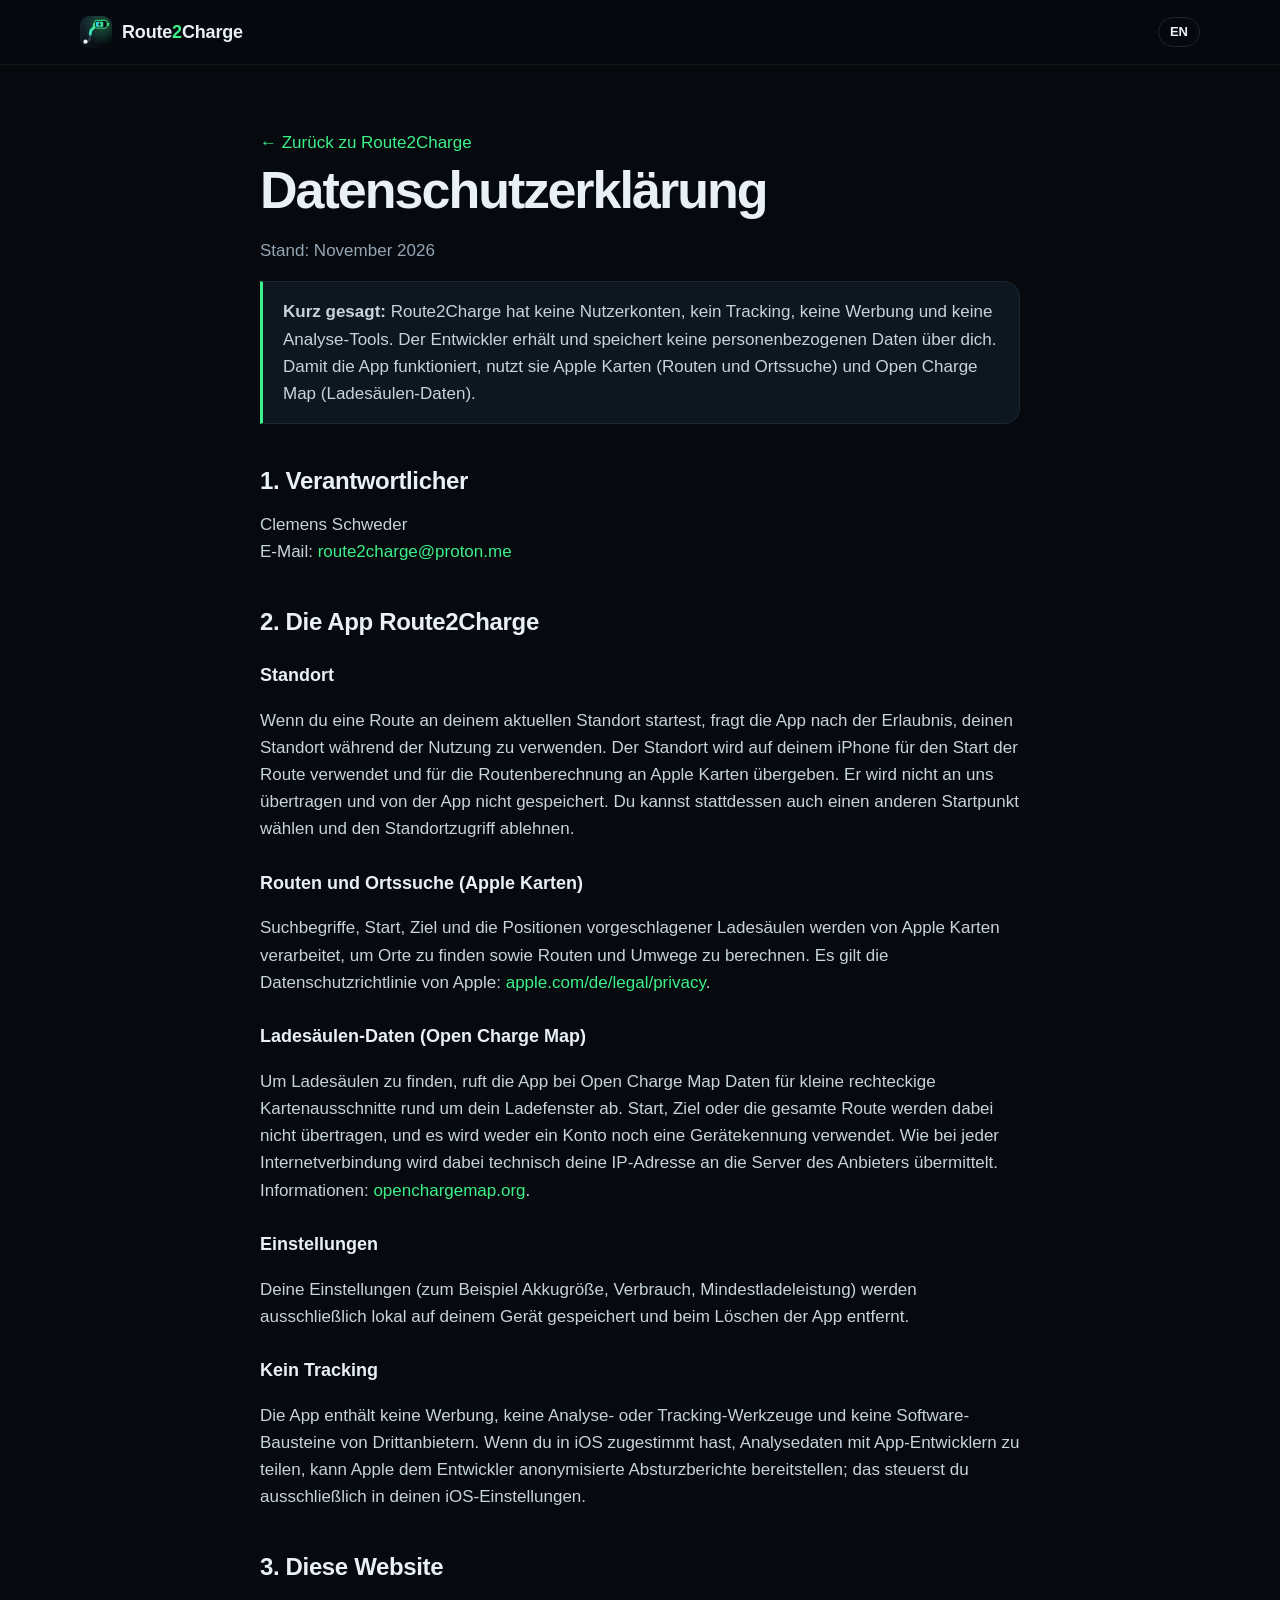
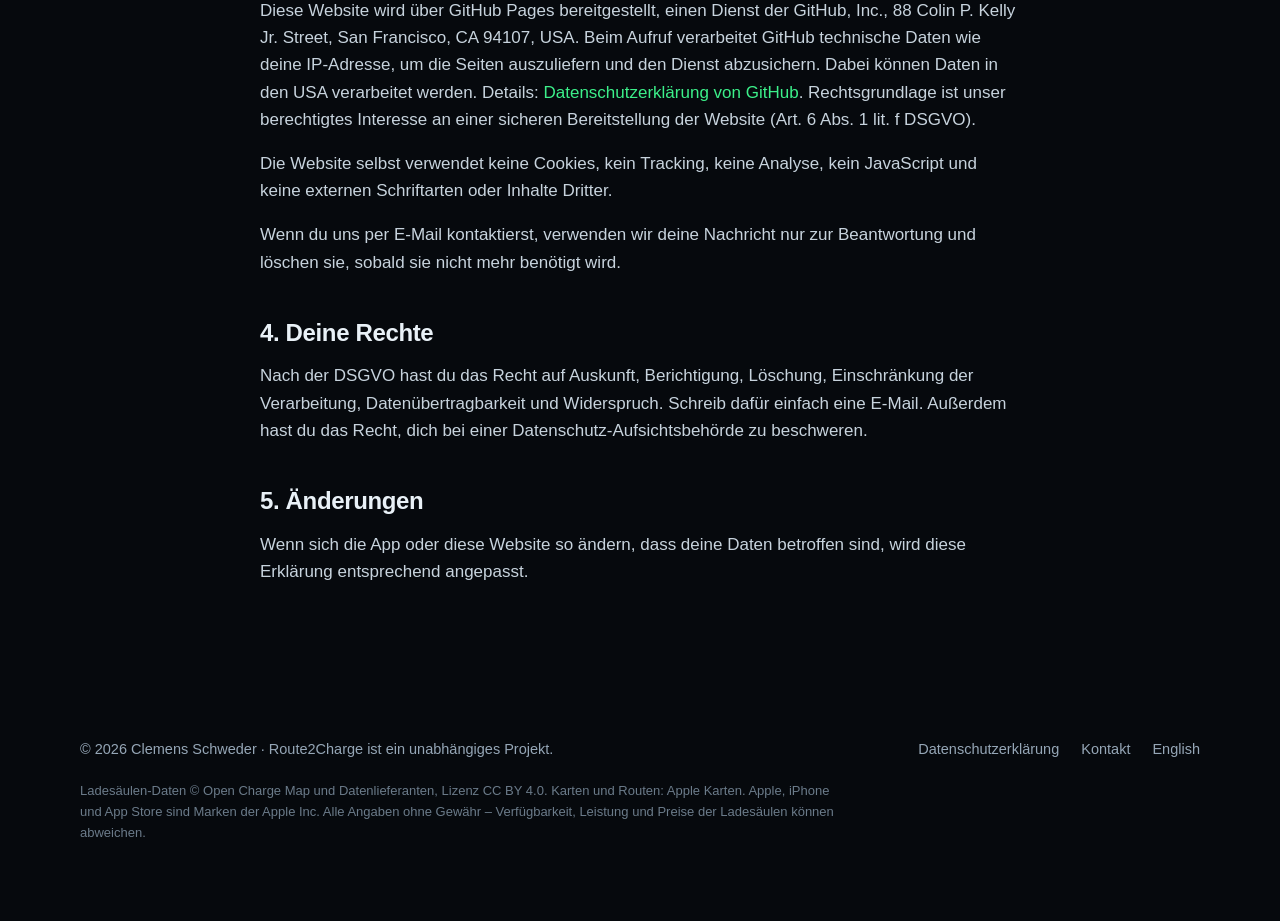
<file: de/datenschutz.html>
<!doctype html>
<html lang="de">
<head>
<meta charset="utf-8">
<meta name="viewport" content="width=device-width, initial-scale=1, viewport-fit=cover">
<meta http-equiv="Content-Security-Policy" content="default-src 'self'; img-src 'self' data:; style-src 'self'; script-src 'none'; object-src 'none'; base-uri 'none'; form-action 'none'">
<meta name="referrer" content="no-referrer">
<title>Datenschutzerklärung – Route2Charge</title>
<meta name="description" content="Noch 150 km? Route2Charge zeigt dir die zwei besten Schnelllader auf deiner Route – kurz bevor es knapp wird. Ohne Account, ohne Tracking, ohne Werbung.">
<meta name="theme-color" content="#06090d">
<meta name="color-scheme" content="dark">
<link rel="canonical" href="https://route2charge.github.io/de/datenschutz.html">
<link rel="alternate" hreflang="en" href="https://route2charge.github.io/privacy.html">
<link rel="alternate" hreflang="de" href="https://route2charge.github.io/de/datenschutz.html">
<link rel="alternate" hreflang="x-default" href="https://route2charge.github.io/privacy.html">
<link rel="icon" href="../assets/icon.svg" type="image/svg+xml">
<link rel="apple-touch-icon" href="../assets/apple-touch-icon.png">
<link rel="stylesheet" href="../assets/style.css">
<meta property="og:type" content="website">
<meta property="og:title" content="Datenschutzerklärung – Route2Charge">
<meta property="og:description" content="Noch 150 km? Route2Charge zeigt dir die zwei besten Schnelllader auf deiner Route – kurz bevor es knapp wird. Ohne Account, ohne Tracking, ohne Werbung.">
<meta property="og:url" content="https://route2charge.github.io/de/datenschutz.html">
<meta property="og:image" content="https://route2charge.github.io/assets/og-de.png">
<meta name="twitter:card" content="summary_large_image">
</head>
<body>
<a class="skip" href="#main">Zum Inhalt springen</a>
<header class="site-header">
  <div class="wrap">
    <a class="brand" href="index.html" aria-label="Route2Charge – Start">
      <img src="../assets/icon.svg" alt="" width="32" height="32">
      <span>Route<b>2</b>Charge</span>
    </a>
    <nav class="nav" aria-label="Main">
      <a class="lang" href="../privacy.html" hreflang="en" lang="en" title="English">EN</a>
    </nav>
  </div>
</header>
<main id="main" class="legal">
  <div class="wrap">
    <a href="index.html">← Zurück zu Route2Charge</a>
    <h1>Datenschutzerklärung</h1>

<p class="meta">Stand: November 2026</p>
<div class="summary"><p><strong>Kurz gesagt:</strong> Route2Charge hat keine Nutzerkonten, kein Tracking, keine Werbung und keine Analyse-Tools. Der Entwickler erhält und speichert keine personenbezogenen Daten über dich. Damit die App funktioniert, nutzt sie Apple Karten (Routen und Ortssuche) und Open Charge Map (Ladesäulen-Daten).</p></div>

<h2>1. Verantwortlicher</h2>
<p>Clemens Schweder<br>E-Mail: <a href="mailto:route2charge@proton.me">route2charge@proton.me</a></p>

<h2>2. Die App Route2Charge</h2>
<h3>Standort</h3>
<p>Wenn du eine Route an deinem aktuellen Standort startest, fragt die App nach der Erlaubnis, deinen Standort während der Nutzung zu verwenden. Der Standort wird auf deinem iPhone für den Start der Route verwendet und für die Routenberechnung an Apple Karten übergeben. Er wird nicht an uns übertragen und von der App nicht gespeichert. Du kannst stattdessen auch einen anderen Startpunkt wählen und den Standortzugriff ablehnen.</p>
<h3>Routen und Ortssuche (Apple Karten)</h3>
<p>Suchbegriffe, Start, Ziel und die Positionen vorgeschlagener Ladesäulen werden von Apple Karten verarbeitet, um Orte zu finden sowie Routen und Umwege zu berechnen. Es gilt die Datenschutzrichtlinie von Apple: <a href="https://www.apple.com/de/legal/privacy/">apple.com/de/legal/privacy</a>.</p>
<h3>Ladesäulen-Daten (Open Charge Map)</h3>
<p>Um Ladesäulen zu finden, ruft die App bei Open Charge Map Daten für kleine rechteckige Kartenausschnitte rund um dein Ladefenster ab. Start, Ziel oder die gesamte Route werden dabei nicht übertragen, und es wird weder ein Konto noch eine Gerätekennung verwendet. Wie bei jeder Internetverbindung wird dabei technisch deine IP-Adresse an die Server des Anbieters übermittelt. Informationen: <a href="https://openchargemap.org">openchargemap.org</a>.</p>
<h3>Einstellungen</h3>
<p>Deine Einstellungen (zum Beispiel Akkugröße, Verbrauch, Mindestladeleistung) werden ausschließlich lokal auf deinem Gerät gespeichert und beim Löschen der App entfernt.</p>
<h3>Kein Tracking</h3>
<p>Die App enthält keine Werbung, keine Analyse- oder Tracking-Werkzeuge und keine Software-Bausteine von Drittanbietern. Wenn du in iOS zugestimmt hast, Analysedaten mit App-Entwicklern zu teilen, kann Apple dem Entwickler anonymisierte Absturzberichte bereitstellen; das steuerst du ausschließlich in deinen iOS-Einstellungen.</p>

<h2>3. Diese Website</h2>
<p>Diese Website wird über GitHub Pages bereitgestellt, einen Dienst der GitHub, Inc., 88 Colin P. Kelly Jr. Street, San Francisco, CA 94107, USA. Beim Aufruf verarbeitet GitHub technische Daten wie deine IP-Adresse, um die Seiten auszuliefern und den Dienst abzusichern. Dabei können Daten in den USA verarbeitet werden. Details: <a href="https://docs.github.com/de/site-policy/privacy-policies/github-general-privacy-statement">Datenschutzerklärung von GitHub</a>. Rechtsgrundlage ist unser berechtigtes Interesse an einer sicheren Bereitstellung der Website (Art. 6 Abs. 1 lit. f DSGVO).</p>
<p>Die Website selbst verwendet keine Cookies, kein Tracking, keine Analyse, kein JavaScript und keine externen Schriftarten oder Inhalte Dritter.</p>
<p>Wenn du uns per E-Mail kontaktierst, verwenden wir deine Nachricht nur zur Beantwortung und löschen sie, sobald sie nicht mehr benötigt wird.</p>

<h2>4. Deine Rechte</h2>
<p>Nach der DSGVO hast du das Recht auf Auskunft, Berichtigung, Löschung, Einschränkung der Verarbeitung, Datenübertragbarkeit und Widerspruch. Schreib dafür einfach eine E-Mail. Außerdem hast du das Recht, dich bei einer Datenschutz-Aufsichtsbehörde zu beschweren.</p>

<h2>5. Änderungen</h2>
<p>Wenn sich die App oder diese Website so ändern, dass deine Daten betroffen sind, wird diese Erklärung entsprechend angepasst.</p>

  </div>
</main>
<footer class="site-footer">
  <div class="wrap">
    <div class="footer-top">
      <span>© 2026 Clemens Schweder · Route2Charge ist ein unabhängiges Projekt.</span>
      <nav class="footer-links" aria-label="Footer">
        <a href="datenschutz.html">Datenschutzerklärung</a>
        <a href="mailto:route2charge@proton.me">Kontakt</a>
        <a href="../index.html" hreflang="en">English</a>
      </nav>
    </div>
    <p class="credits">Ladesäulen-Daten © Open Charge Map und Datenlieferanten, Lizenz CC BY 4.0. Karten und Routen: Apple Karten. Apple, iPhone und App Store sind Marken der Apple Inc. Alle Angaben ohne Gewähr – Verfügbarkeit, Leistung und Preise der Ladesäulen können abweichen.</p>
  </div>
</footer>
</body>
</html>
</file>
<file: assets/style.css>
/* Route2Charge – Website
   Bewusst schlicht: nur HTML + CSS, kein JavaScript, keine Cookies,
   keine externen Schriften oder Dienste. */

:root {
  --bg: #06090d;
  --bg-2: #0a1016;
  --card: #0e161f;
  --card-2: #121c27;
  --line: #1b2632;
  --text: #e9f1f7;
  --muted: #95a6b6;
  --faint: #6b7b8a;
  --accent: #3cf08a;
  --accent-2: #2dd4f0;
  --accent-ink: #03140a;
  --second: #ffb547;
  --danger: #ff5d5d;
  --radius: 22px;
  --max: 1120px;
  --font: -apple-system, BlinkMacSystemFont, "SF Pro Display", "SF Pro Text", "Segoe UI", Roboto, "Helvetica Neue", Arial, sans-serif;
}

* { box-sizing: border-box; }
html { -webkit-text-size-adjust: 100%; scroll-behavior: smooth; }
@media (prefers-reduced-motion: reduce) { html { scroll-behavior: auto; } }

body {
  margin: 0;
  background: var(--bg);
  color: var(--text);
  font-family: var(--font);
  font-size: 17px;
  line-height: 1.6;
  -webkit-font-smoothing: antialiased;
  text-rendering: optimizeLegibility;
}

img { max-width: 100%; height: auto; display: block; }
a { color: var(--accent); text-decoration: none; }
a:hover { text-decoration: underline; text-underline-offset: 3px; }
a:focus-visible { outline: 2px solid var(--accent); outline-offset: 3px; border-radius: 6px; }

.wrap { width: min(100% - 32px, var(--max)); margin-inline: auto; }
.skip { position: absolute; left: -999px; top: 8px; }
.skip:focus { left: 16px; z-index: 20; background: var(--accent); color: var(--accent-ink); padding: 8px 14px; border-radius: 10px; }

/* ---------- Header ---------- */
.site-header {
  position: sticky; top: 0; z-index: 10;
  background: rgba(6, 9, 13, .74);
  -webkit-backdrop-filter: saturate(160%) blur(14px);
  backdrop-filter: saturate(160%) blur(14px);
  border-bottom: 1px solid rgba(255, 255, 255, .06);
}
.site-header .wrap { display: flex; align-items: center; justify-content: space-between; height: 64px; gap: 16px; }
.brand { display: flex; align-items: center; gap: 10px; color: var(--text); font-weight: 750; font-size: 18px; letter-spacing: -.01em; }
.brand:hover { text-decoration: none; }
.brand img { width: 32px; height: 32px; border-radius: 9px; }
.brand b { color: var(--accent); font-weight: 850; }
.nav { display: flex; align-items: center; gap: 22px; font-size: 15px; }
.nav a { color: var(--muted); }
.nav a:hover { color: var(--text); text-decoration: none; }
.nav .lang { border: 1px solid var(--line); padding: 4px 11px; border-radius: 999px; color: var(--text); font-weight: 650; font-size: 13px; }
.nav .lang:hover { border-color: var(--accent); }
@media (max-width: 720px) { .nav .hide-sm { display: none; } }

/* ---------- Hero ---------- */
.hero { position: relative; overflow: hidden; padding: 72px 0 56px; isolation: isolate; }
.hero::before {
  content: ""; position: absolute; inset: -30% -10% -10% -10%; z-index: -2;
  background:
    radial-gradient(620px 420px at 78% 32%, rgba(60, 240, 138, .20), transparent 62%),
    radial-gradient(520px 380px at 18% 8%, rgba(45, 212, 240, .13), transparent 62%);
}
.hero::after {
  content: ""; position: absolute; inset: 0; z-index: -1;
  background-image:
    linear-gradient(rgba(255, 255, 255, .035) 1px, transparent 1px),
    linear-gradient(90deg, rgba(255, 255, 255, .035) 1px, transparent 1px);
  background-size: 48px 48px;
  -webkit-mask-image: radial-gradient(ellipse at 60% 30%, #000 25%, transparent 72%);
  mask-image: radial-gradient(ellipse at 60% 30%, #000 25%, transparent 72%);
}
.hero-grid { display: grid; grid-template-columns: 1.15fr .85fr; gap: 56px; align-items: center; }
@media (max-width: 900px) { .hero-grid { grid-template-columns: 1fr; gap: 48px; } }

.eyebrow {
  display: inline-flex; align-items: center; gap: 8px;
  font-size: 13px; font-weight: 650; letter-spacing: .06em; text-transform: uppercase;
  color: var(--accent); background: rgba(60, 240, 138, .08);
  border: 1px solid rgba(60, 240, 138, .25); padding: 6px 12px; border-radius: 999px;
}
.eyebrow svg { width: 20px; height: 20px; flex: none; }
h1 { font-size: clamp(42px, 6.4vw, 74px); line-height: 1.02; letter-spacing: -.038em; margin: 22px 0 20px; font-weight: 850; }
.glow {
  background: linear-gradient(92deg, var(--accent) 10%, var(--accent-2) 90%);
  -webkit-background-clip: text; background-clip: text; color: transparent;
}
.lead { font-size: clamp(18px, 2vw, 21px); color: var(--muted); max-width: 33em; margin: 0 0 30px; }
.cta-row { display: flex; flex-wrap: wrap; gap: 14px; align-items: center; }
.btn { display: inline-flex; align-items: center; gap: 10px; padding: 14px 22px; border-radius: 14px; font-weight: 700; font-size: 16px; }
.btn:hover { text-decoration: none; }
.btn-primary { background: var(--accent); color: var(--accent-ink); box-shadow: 0 12px 40px -12px rgba(60, 240, 138, .65); }
.btn-primary:hover { filter: brightness(1.06); }
.pill { display: inline-flex; align-items: center; gap: 8px; padding: 12px 18px; border-radius: 14px; border: 1px dashed var(--line); color: var(--muted); font-size: 15px; font-weight: 600; }
.pill svg { width: 18px; height: 18px; }
.facts { display: flex; flex-wrap: wrap; gap: 10px 24px; margin: 30px 0 0; padding: 0; list-style: none; color: var(--muted); font-size: 15px; }
.facts li { display: flex; align-items: center; gap: 8px; }
.facts svg { width: 18px; height: 18px; color: var(--accent); flex: none; }

/* ---------- Phone frame ---------- */
.phone {
  position: relative; width: min(100%, 330px); margin-inline: auto;
  border-radius: 54px; padding: 11px;
  background: linear-gradient(155deg, #34404d, #0d131a 38%, #1b2530 100%);
  box-shadow: 0 50px 120px -36px rgba(60, 240, 138, .38), 0 0 0 1px rgba(255, 255, 255, .09) inset;
}
.phone img { border-radius: 44px; width: 100%; background: #0b1117; }

/* ---------- Sections ---------- */
section { padding: 96px 0; }
.section-head { max-width: 700px; margin-bottom: 44px; }
.kicker { color: var(--accent); font-weight: 700; font-size: 14px; letter-spacing: .08em; text-transform: uppercase; }
h2 { font-size: clamp(32px, 4.2vw, 48px); line-height: 1.07; letter-spacing: -.032em; margin: 10px 0 16px; font-weight: 820; }
.section-head p { color: var(--muted); font-size: 19px; margin: 0; }

/* Route illustration */
.route-card { background: var(--card); border: 1px solid var(--line); border-radius: var(--radius); padding: 18px 18px 10px; margin-bottom: 22px; overflow: hidden; }
.route-svg { width: 100%; height: auto; display: block; }
.route-caption { color: var(--muted); font-size: 15px; margin: 4px 6px 10px; }
.r-base { stroke: #263442; }
.r-window { stroke: var(--accent); }
.r-text { fill: var(--muted); font: 600 15px var(--font); }
.r-text-strong { fill: var(--text); font: 700 15px var(--font); }
.r-text-accent { fill: var(--accent); font: 700 15px var(--font); letter-spacing: .02em; }
.r-num { fill: var(--accent-ink); font: 800 17px var(--font); }
.r-m1 { fill: var(--accent); }
.r-m2 { fill: var(--second); }
.r-flag { fill: var(--danger); }
.r-batt { fill: var(--card); stroke: var(--danger); stroke-width: 3; }
.r-dot { fill: var(--text); }
.r-ring { fill: none; stroke: rgba(60, 240, 138, .35); stroke-width: 2; }
@media (max-width: 640px) {
  .r-text, .r-text-strong { font-size: 30px; }
  .r-sm-hide { display: none; }
  .route-card { padding: 14px 12px 6px; }
}

/* Steps */
.steps { display: grid; grid-template-columns: repeat(3, 1fr); gap: 18px; }
@media (max-width: 860px) { .steps { grid-template-columns: 1fr; } }
.card { background: var(--card); border: 1px solid var(--line); border-radius: var(--radius); padding: 26px; }
.step-num { width: 40px; height: 40px; border-radius: 12px; display: grid; place-items: center; font-weight: 850; color: var(--accent-ink); background: var(--accent); margin-bottom: 18px; }
.card h3 { margin: 0 0 8px; font-size: 21px; letter-spacing: -.012em; line-height: 1.25; }
.card p { margin: 0; color: var(--muted); }

/* Criteria */
.criteria-section { padding-top: 24px; }
.criteria { display: grid; grid-template-columns: repeat(4, 1fr); gap: 18px; margin-top: 18px; }
@media (max-width: 1060px) { .criteria { grid-template-columns: repeat(2, 1fr); } }
@media (max-width: 640px) { .criteria { grid-template-columns: 1fr; } }
.criteria .card { background: linear-gradient(180deg, var(--card-2), var(--card)); }
.big { font-size: 28px; font-weight: 850; letter-spacing: -.025em; line-height: 1.1; margin-bottom: 8px; }
.big span { color: var(--accent); }

/* Screens */
.screens { display: grid; grid-template-columns: repeat(3, minmax(0, 320px)); gap: 40px; justify-content: center; }
@media (max-width: 1060px) { .screens { grid-template-columns: repeat(2, minmax(0, 310px)); } }
@media (max-width: 700px) { .screens { grid-template-columns: minmax(0, 300px); gap: 48px; } }
figure { margin: 0; }
figcaption { text-align: center; color: var(--muted); margin-top: 18px; font-size: 15px; }

/* Privacy band */
.privacy-band {
  background: radial-gradient(900px 420px at 50% 0%, rgba(60, 240, 138, .11), transparent 70%), var(--bg-2);
  border-top: 1px solid var(--line); border-bottom: 1px solid var(--line);
}
.privacy-grid { display: grid; grid-template-columns: .9fr 1.1fr; gap: 56px; align-items: start; }
@media (max-width: 860px) { .privacy-grid { grid-template-columns: 1fr; gap: 32px; } }
.privacy-grid .claim { color: var(--text); font-size: clamp(38px, 5vw, 60px); font-weight: 850; letter-spacing: -.04em; line-height: 1.04; margin: 12px 0 20px; }
.privacy-grid .claim span { display: block; }
.privacy-grid .claim span:last-child { color: var(--accent); }
.privacy-grid p { color: var(--muted); font-size: 18px; }
.checklist { list-style: none; padding: 0; margin: 0; display: grid; gap: 12px; }
.checklist li { display: grid; grid-template-columns: 26px 1fr; gap: 14px; background: var(--card); border: 1px solid var(--line); border-radius: 16px; padding: 16px 18px; }
.checklist svg { width: 22px; height: 22px; color: var(--accent); margin-top: 3px; }
.checklist strong { display: block; font-size: 17px; }
.checklist span { color: var(--muted); font-size: 15.5px; }
.more { display: inline-block; margin-top: 18px; font-weight: 650; }

/* Footer */
.site-footer { padding: 48px 0 64px; color: var(--muted); font-size: 14.5px; }
.footer-top { display: flex; flex-wrap: wrap; gap: 14px 32px; justify-content: space-between; align-items: center; }
.footer-links { display: flex; flex-wrap: wrap; gap: 8px 22px; }
.footer-links a { color: var(--muted); }
.footer-links a:hover { color: var(--text); }
.credits { margin-top: 20px; font-size: 13px; color: var(--faint); max-width: 760px; }

/* Legal pages */
.legal { padding: 64px 0 88px; }
.legal .wrap { max-width: 760px; }
.legal h1 { font-size: clamp(36px, 5vw, 52px); margin-top: 8px; }
.legal h2 { font-size: 24px; margin: 44px 0 10px; letter-spacing: -.015em; }
.legal h3 { font-size: 18px; margin: 26px 0 6px; }
.legal p, .legal li { color: #c7d3dd; }
.legal ul { padding-left: 22px; }
.legal .meta { color: var(--muted); }
.summary { background: var(--card); border: 1px solid var(--line); border-left: 3px solid var(--accent); border-radius: 0 16px 16px 0; padding: 16px 20px; }
.summary p { margin: 0; }

/* 404 */
.notfound { padding: 120px 0; text-align: center; }
.notfound h1 { font-size: clamp(40px, 6vw, 64px); }
</file>
